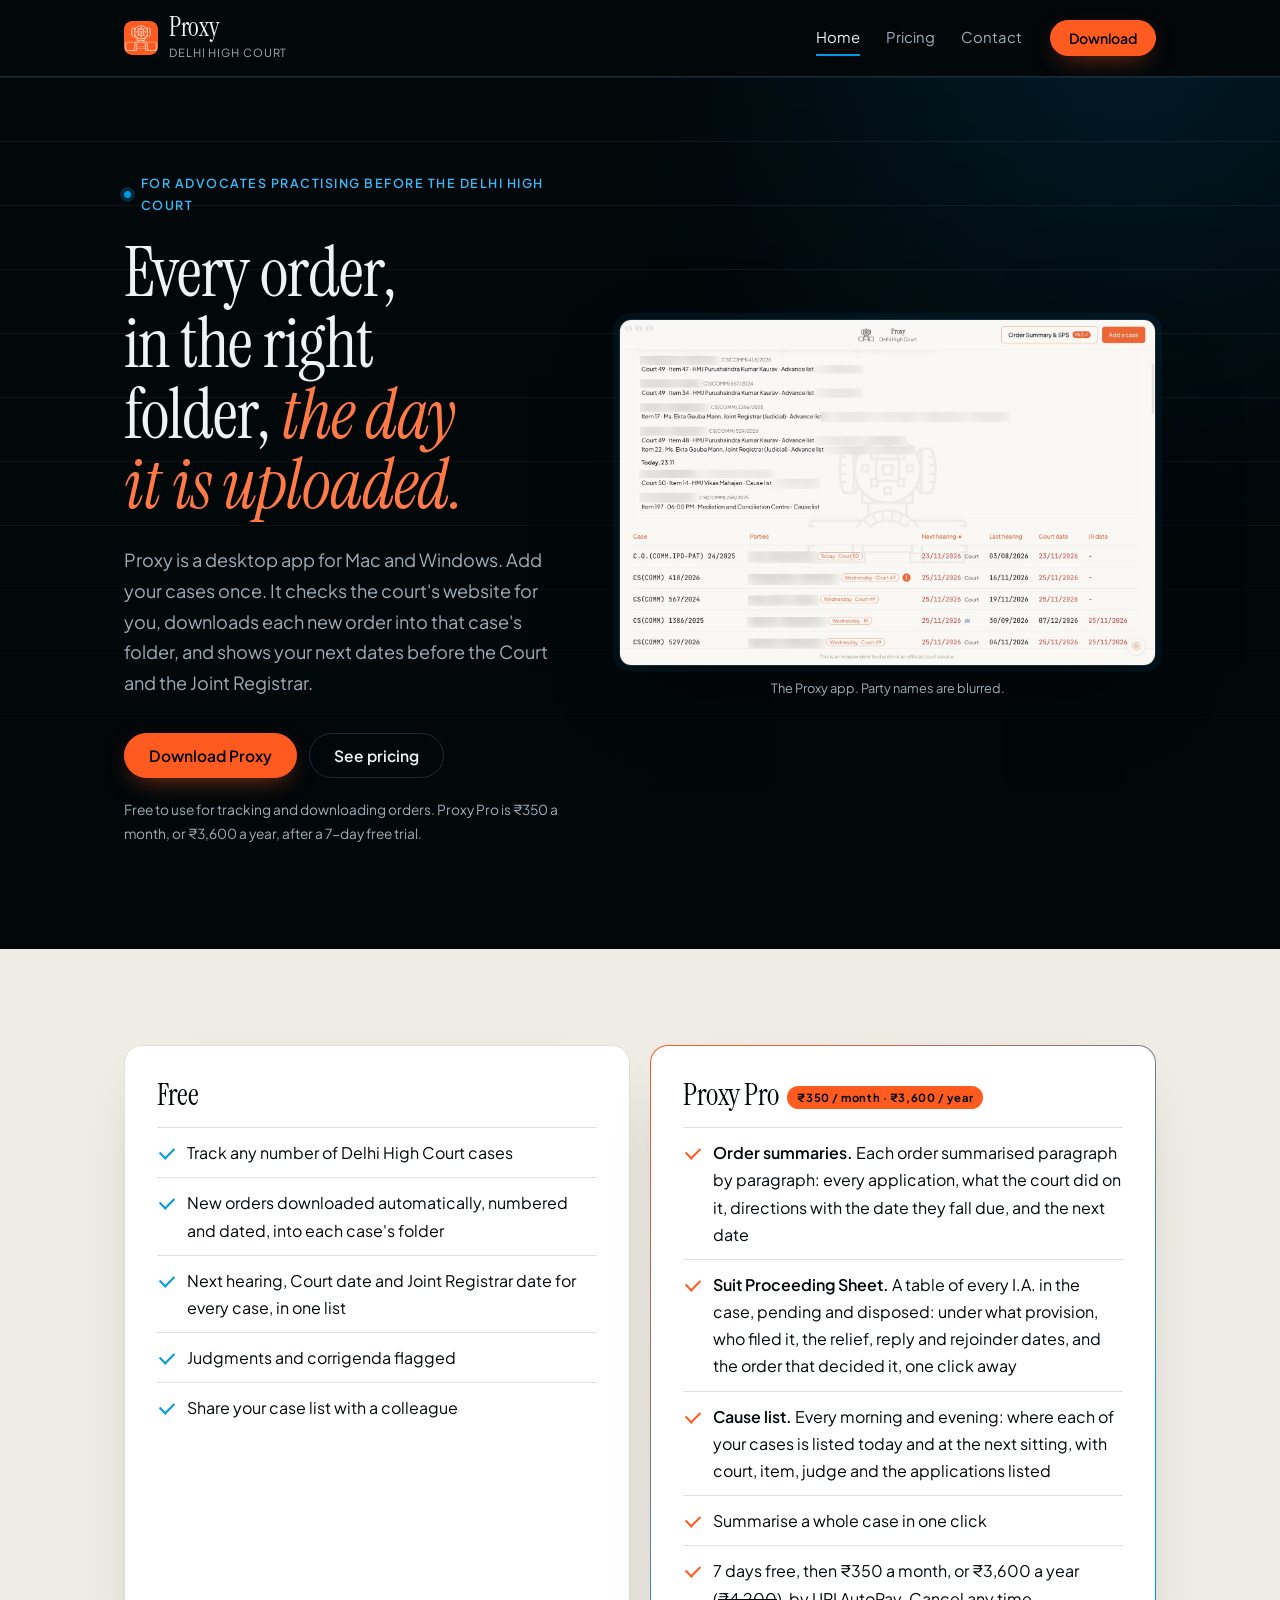
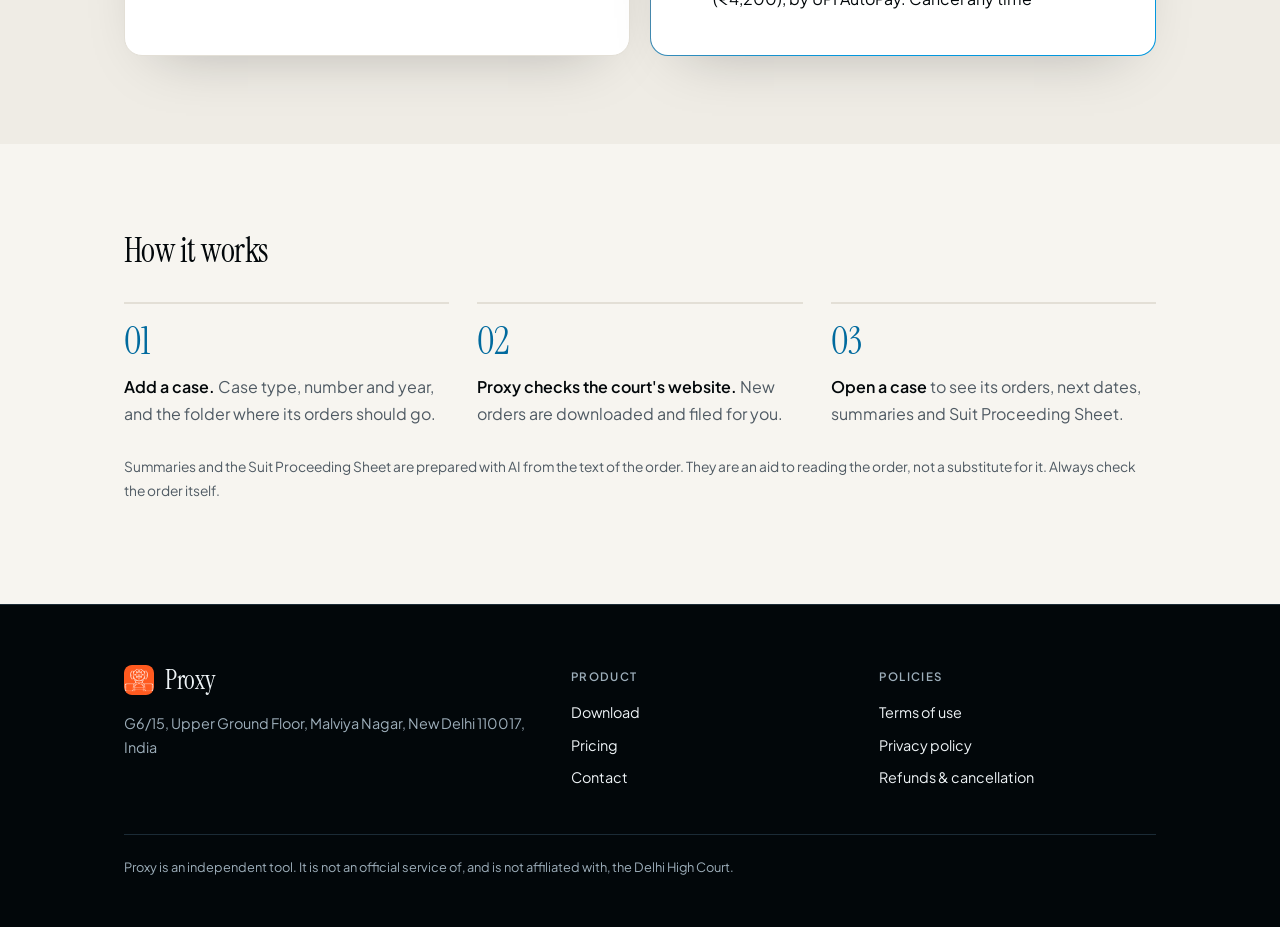
<file: index.html>
<!doctype html>
<html lang="en">
<head>
<meta charset="utf-8">
<meta name="viewport" content="width=device-width, initial-scale=1">
<title>Proxy — Delhi High Court orders, tracked and summarised</title>
<meta name="description" content="Proxy is a desktop app for advocates. It tracks your Delhi High Court cases, downloads every new order into the right folder, and with Proxy Pro summarises each order and keeps a Suit Proceeding Sheet.">
<link rel="icon" href="icon.png">
<link rel="preconnect" href="https://fonts.googleapis.com">
<link rel="preconnect" href="https://fonts.gstatic.com" crossorigin>
<link href="https://fonts.googleapis.com/css2?family=Instrument+Serif:ital@0;1&family=Plus+Jakarta+Sans:wght@400;500;600;700&display=swap" rel="stylesheet">
<link rel="stylesheet" href="style.css">
</head>
<body>
<header class="site-top"><div class="wrap">
  <a class="brand" href="index.html"><img src="mark.png" alt="" width="34" height="34"><span><b>Proxy</b><small>Delhi High Court</small></span></a>
  <nav aria-label="Main"><a href="index.html" aria-current="page">Home</a><a href="pricing.html">Pricing</a><a href="contact.html">Contact</a></nav>
  <a class="button sm" href="download.html">Download</a>
</div></header>
<section class="pagehead hero"><div class="wrap">
<div>
  <p class="eyebrow">For advocates practising before the Delhi High Court</p>
  <h1>Every order, in the right folder, <em>the day it is uploaded.</em></h1>
  <p class="lede">Proxy is a desktop app for Mac and Windows. Add your cases once. It checks the court's website for you, downloads each new order into that case's folder, and shows your next dates before the Court and the Joint Registrar.</p>
  <p class="actions"><a class="button" href="download.html">Download Proxy</a><a class="button ghost" href="pricing.html">See pricing</a></p>
  <p class="fine">Free to use for tracking and downloading orders. Proxy Pro is ₹350 a month, or ₹3,600 a year, after a 7-day free trial.</p>
</div>
<figure class="appshot">
  <img src="img/app-cases.jpg" width="1600" height="1031" alt="Proxy's case list: the cause list for today and the next sitting, and each case with its next hearing, last hearing, Court date and Joint Registrar date">
  <figcaption>The Proxy app. Party names are blurred.</figcaption>
</figure>
</div></section>
<main>
<section class="sec alt"><div class="wrap">
<div class="grid">
  <div><h2>Free</h2>
    <ul>
      <li>Track any number of Delhi High Court cases</li>
      <li>New orders downloaded automatically, numbered and dated, into each case's folder</li>
      <li>Next hearing, Court date and Joint Registrar date for every case, in one list</li>
      <li>Judgments and corrigenda flagged</li>
      <li>Share your case list with a colleague</li>
    </ul>
  </div>
  <div class="pro"><h2>Proxy Pro <span class="tag">₹350 / month · ₹3,600 / year</span></h2>
    <ul>
      <li><b>Order summaries.</b> Each order summarised paragraph by paragraph: every application, what the court did on it, directions with the date they fall due, and the next date</li>
      <li><b>Suit Proceeding Sheet.</b> A table of every I.A. in the case, pending and disposed: under what provision, who filed it, the relief, reply and rejoinder dates, and the order that decided it, one click away</li>
      <li><b>Cause list.</b> Every morning and evening: where each of your cases is listed today and at the next sitting, with court, item, judge and the applications listed</li>
      <li>Summarise a whole case in one click</li>
      <li>7 days free, then ₹350 a month, or ₹3,600 a year (<s>₹4,200</s>), by UPI AutoPay. Cancel any time</li>
    </ul>
  </div>
</div>
</div></section>

<section class="sec"><div class="wrap">
  <h2>How it works</h2>
  <ol class="steps-list">
    <li><b>Add a case.</b> Case type, number and year, and the folder where its orders should go.</li>
    <li><b>Proxy checks the court's website.</b> New orders are downloaded and filed for you.</li>
    <li><b>Open a case</b> to see its orders, next dates, summaries and Suit Proceeding Sheet.</li>
  </ol>
  <p class="fine">Summaries and the Suit Proceeding Sheet are prepared with AI from the text of the order. They are an aid to reading the order, not a substitute for it. Always check the order itself.</p>
</div></section>
</main>
<footer class="site-foot"><div class="wrap">
  <div class="cols">
    <div>
      <a class="brand" href="index.html"><img src="mark.png" alt="" width="30" height="30"><span><b>Proxy</b></span></a>
      <p>G6/15, Upper Ground Floor, Malviya Nagar, New Delhi 110017, India</p>
      
    </div>
    <div><h2>Product</h2><a href="download.html">Download</a><a href="pricing.html">Pricing</a><a href="contact.html">Contact</a></div>
    <div><h2>Policies</h2><a href="terms.html">Terms of use</a><a href="privacy.html">Privacy policy</a><a href="refund.html">Refunds &amp; cancellation</a></div>
  </div>
  <p class="legal">Proxy is an independent tool. It is not an official service of, and is not affiliated with, the Delhi High Court.</p>
</div></footer>
</body>
</html>
</file>
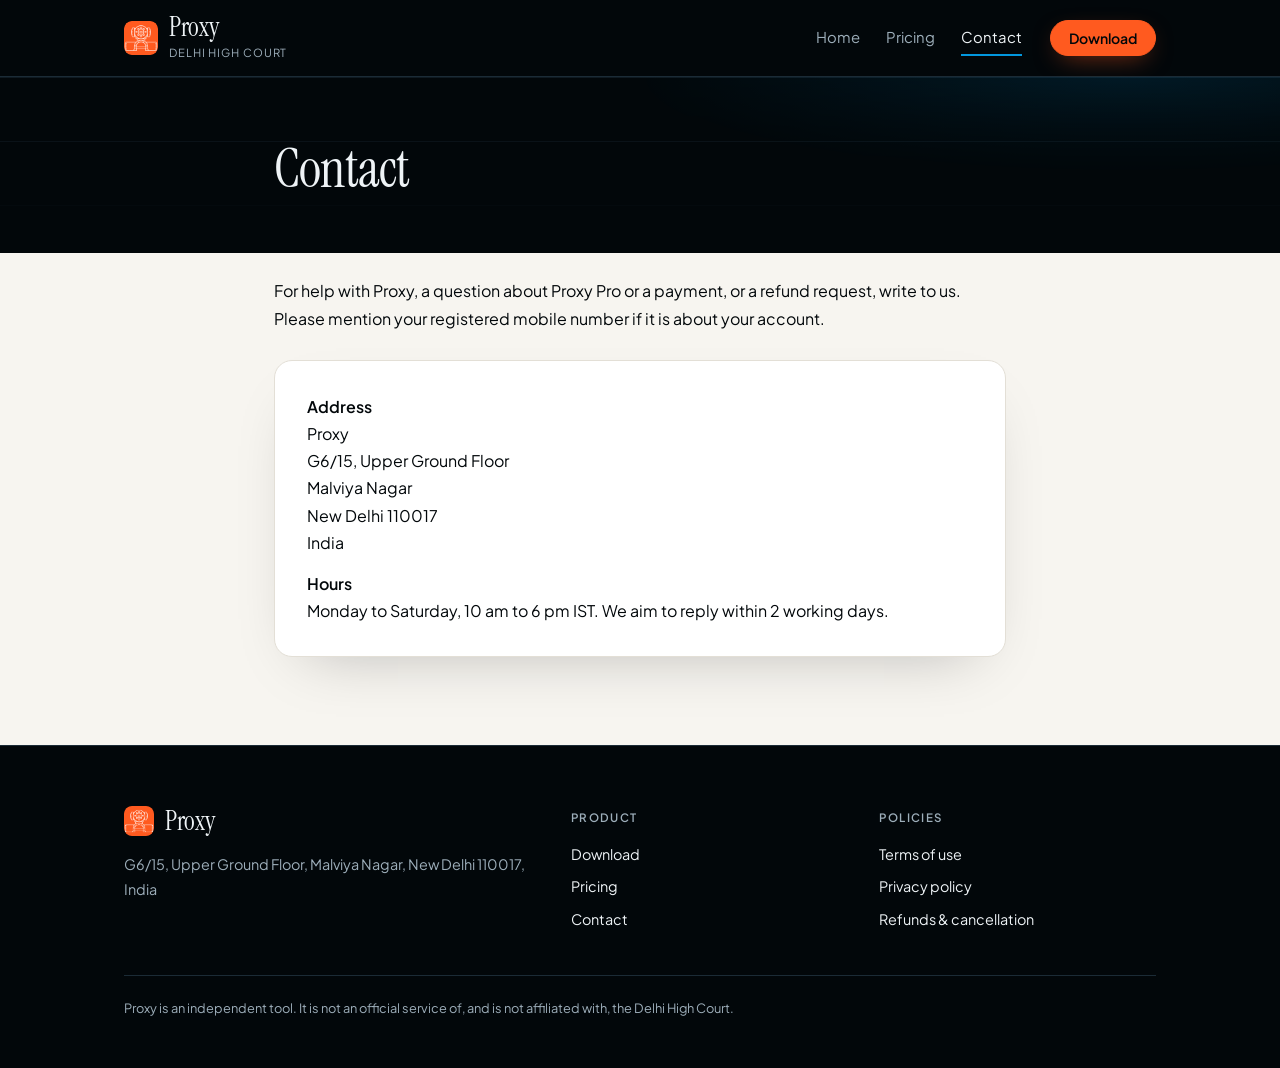
<file: contact.html>
<!doctype html>
<html lang="en">
<head>
<meta charset="utf-8">
<meta name="viewport" content="width=device-width, initial-scale=1">
<title>Contact — Proxy</title>
<meta name="description" content="How to reach Proxy.">
<link rel="icon" href="icon.png">
<link rel="preconnect" href="https://fonts.googleapis.com">
<link rel="preconnect" href="https://fonts.gstatic.com" crossorigin>
<link href="https://fonts.googleapis.com/css2?family=Instrument+Serif:ital@0;1&family=Plus+Jakarta+Sans:wght@400;500;600;700&display=swap" rel="stylesheet">
<link rel="stylesheet" href="style.css">
</head>
<body>
<header class="site-top"><div class="wrap">
  <a class="brand" href="index.html"><img src="mark.png" alt="" width="34" height="34"><span><b>Proxy</b><small>Delhi High Court</small></span></a>
  <nav aria-label="Main"><a href="index.html">Home</a><a href="pricing.html">Pricing</a><a href="contact.html" aria-current="page">Contact</a></nav>
  <a class="button sm" href="download.html">Download</a>
</div></header>
<section class="pagehead"><div class="wrap narrow">
<h1>Contact</h1>
</div></section>
<main>
<div class="wrap narrow doc">
<p>For help with Proxy, a question about Proxy Pro or a payment, or a refund request, write to us. Please mention your registered mobile number if it is about your account.</p>
<div class="card">
  
  <p><b>Address</b><br>Proxy<br>G6/15, Upper Ground Floor<br>Malviya Nagar<br>New Delhi 110017<br>India</p>
  <p><b>Hours</b><br>Monday to Saturday, 10 am to 6 pm IST. We aim to reply within 2 working days.</p>
</div>
</div>
</main>
<footer class="site-foot"><div class="wrap">
  <div class="cols">
    <div>
      <a class="brand" href="index.html"><img src="mark.png" alt="" width="30" height="30"><span><b>Proxy</b></span></a>
      <p>G6/15, Upper Ground Floor, Malviya Nagar, New Delhi 110017, India</p>
      
    </div>
    <div><h2>Product</h2><a href="download.html">Download</a><a href="pricing.html">Pricing</a><a href="contact.html">Contact</a></div>
    <div><h2>Policies</h2><a href="terms.html">Terms of use</a><a href="privacy.html">Privacy policy</a><a href="refund.html">Refunds &amp; cancellation</a></div>
  </div>
  <p class="legal">Proxy is an independent tool. It is not an official service of, and is not affiliated with, the Delhi High Court.</p>
</div></footer>
</body>
</html>
</file>
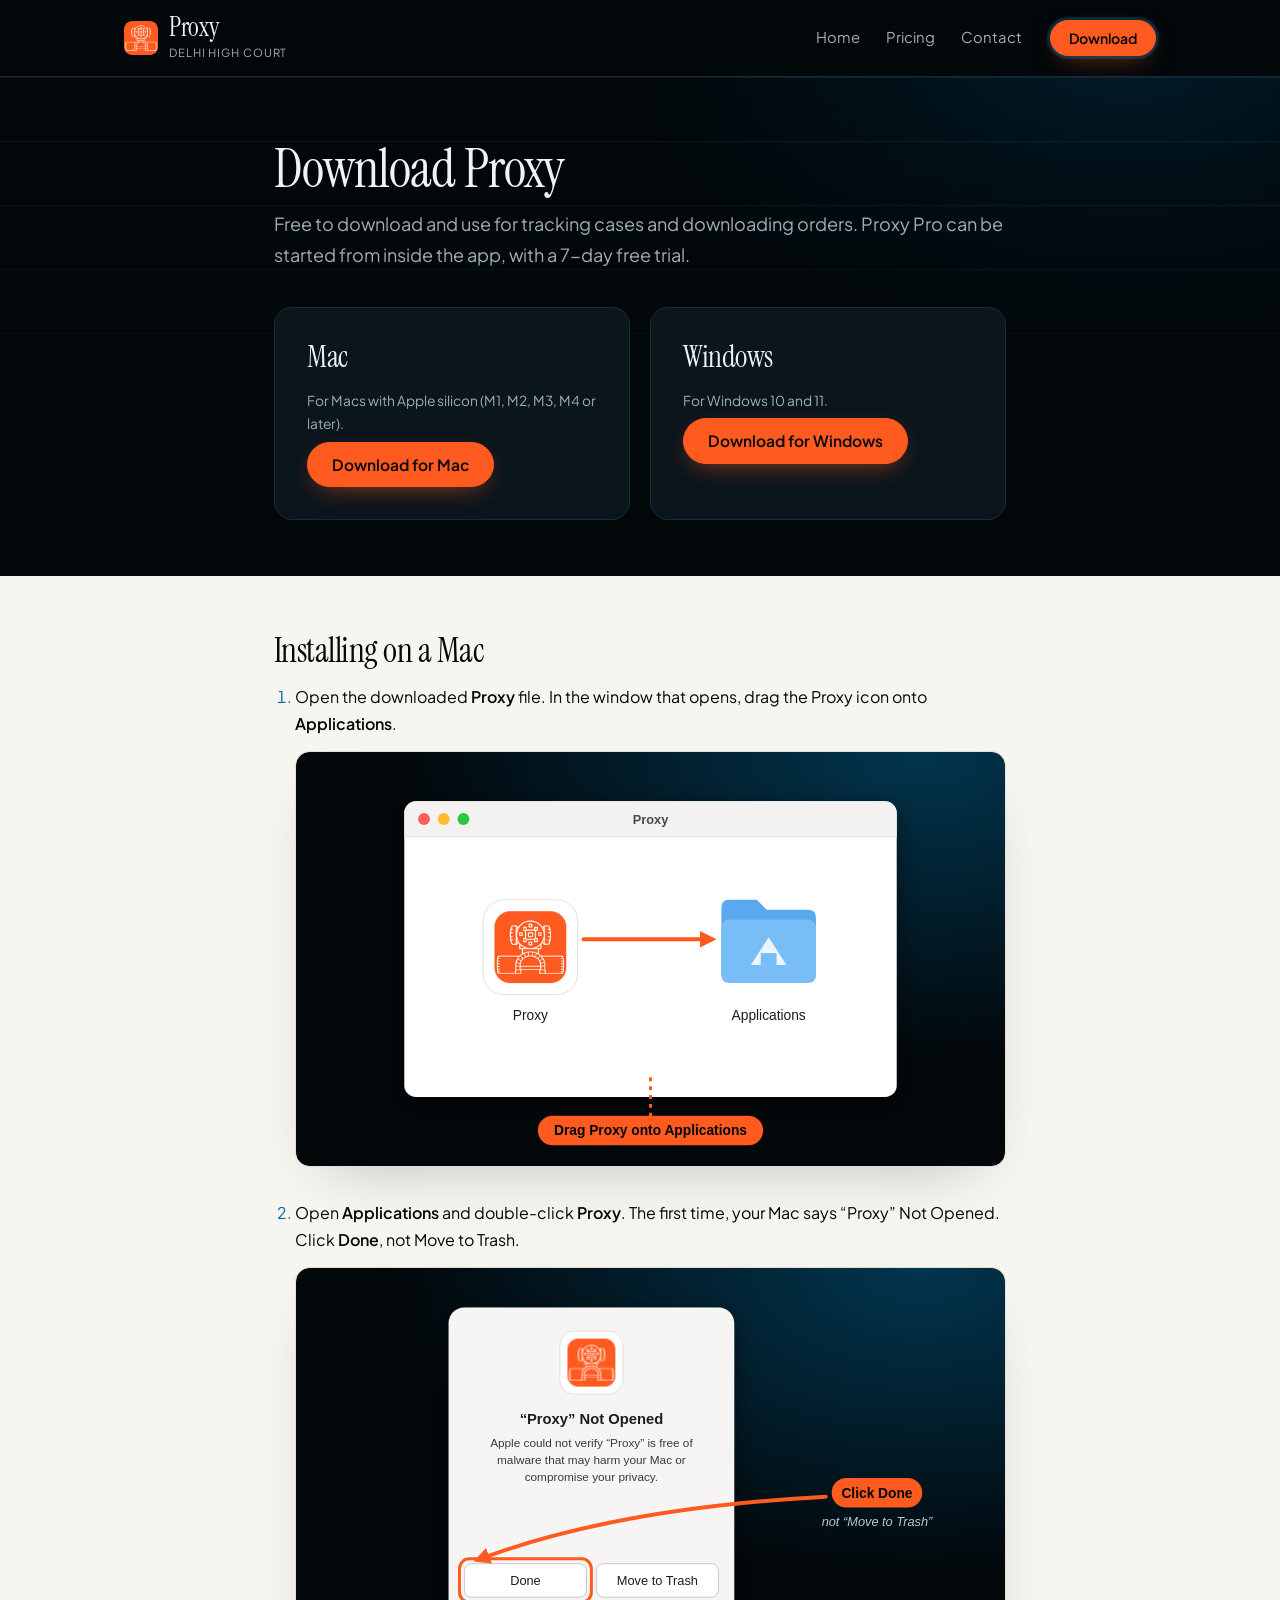
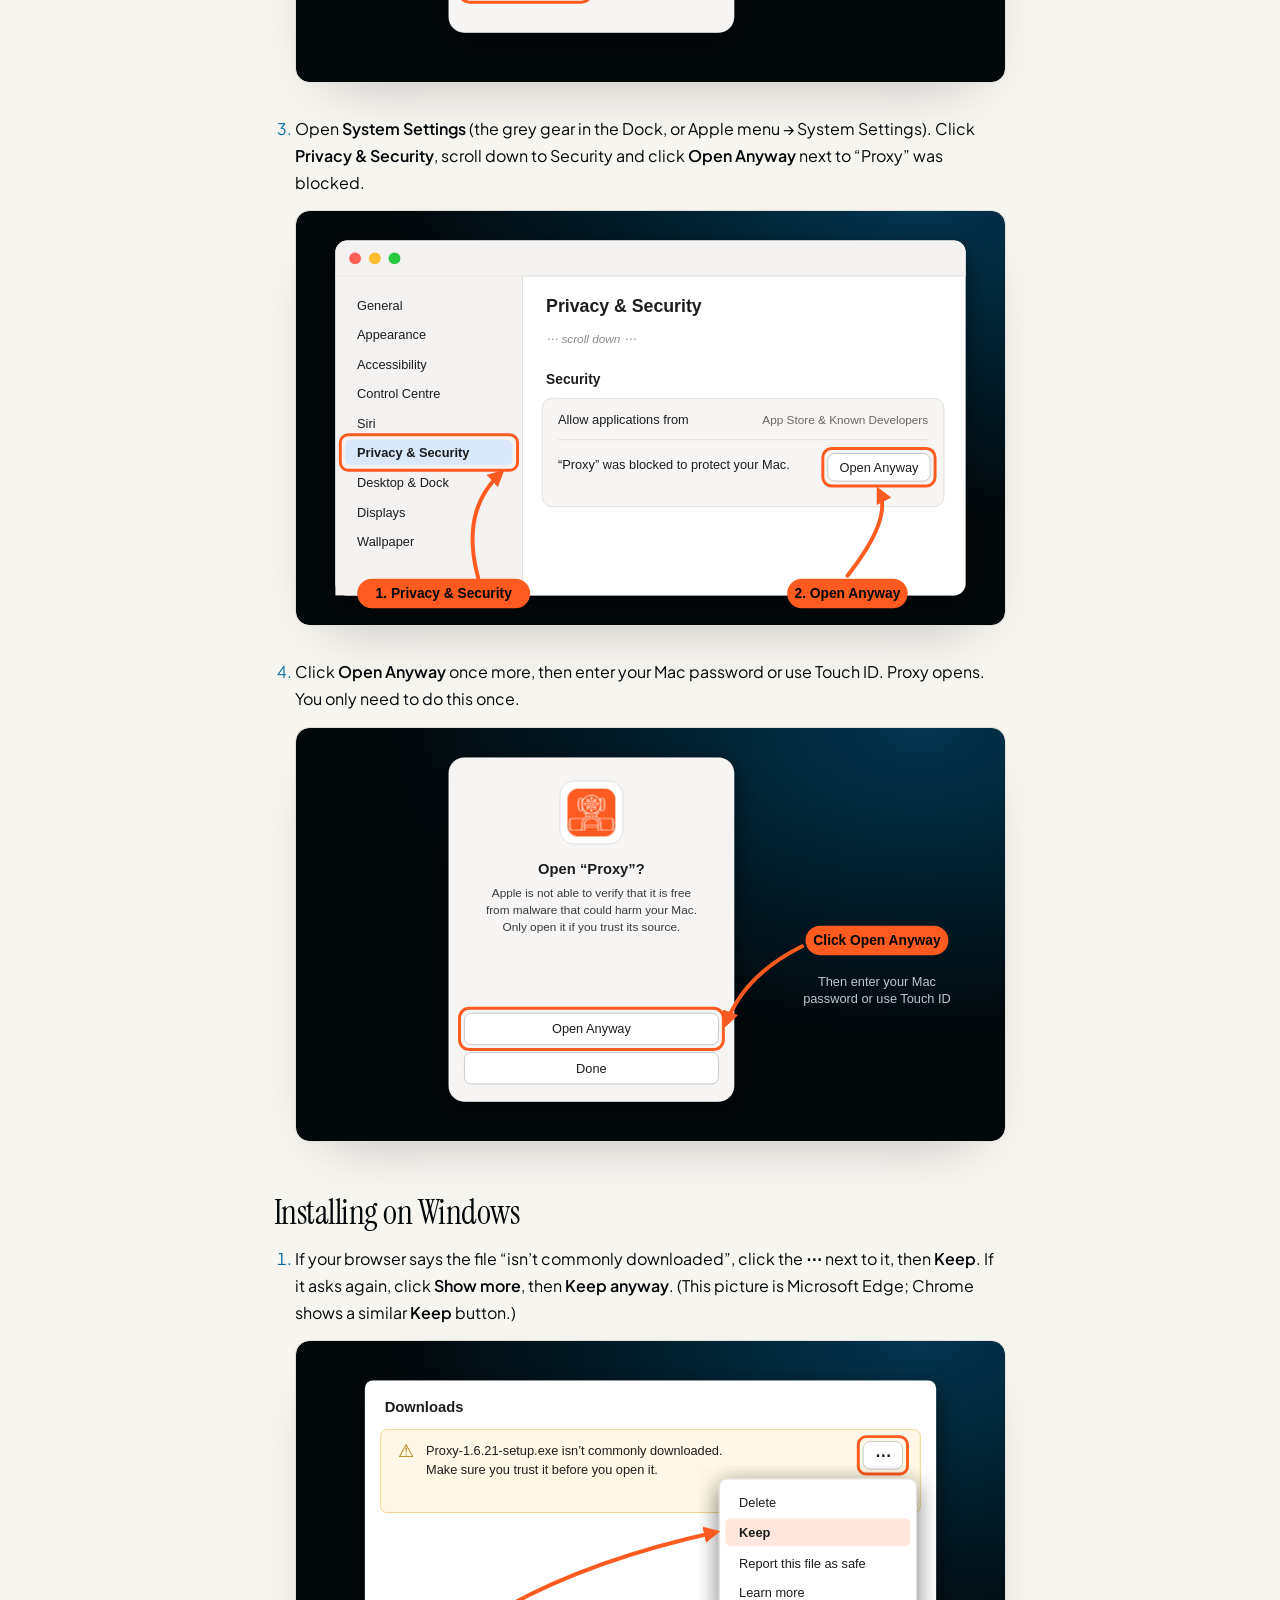
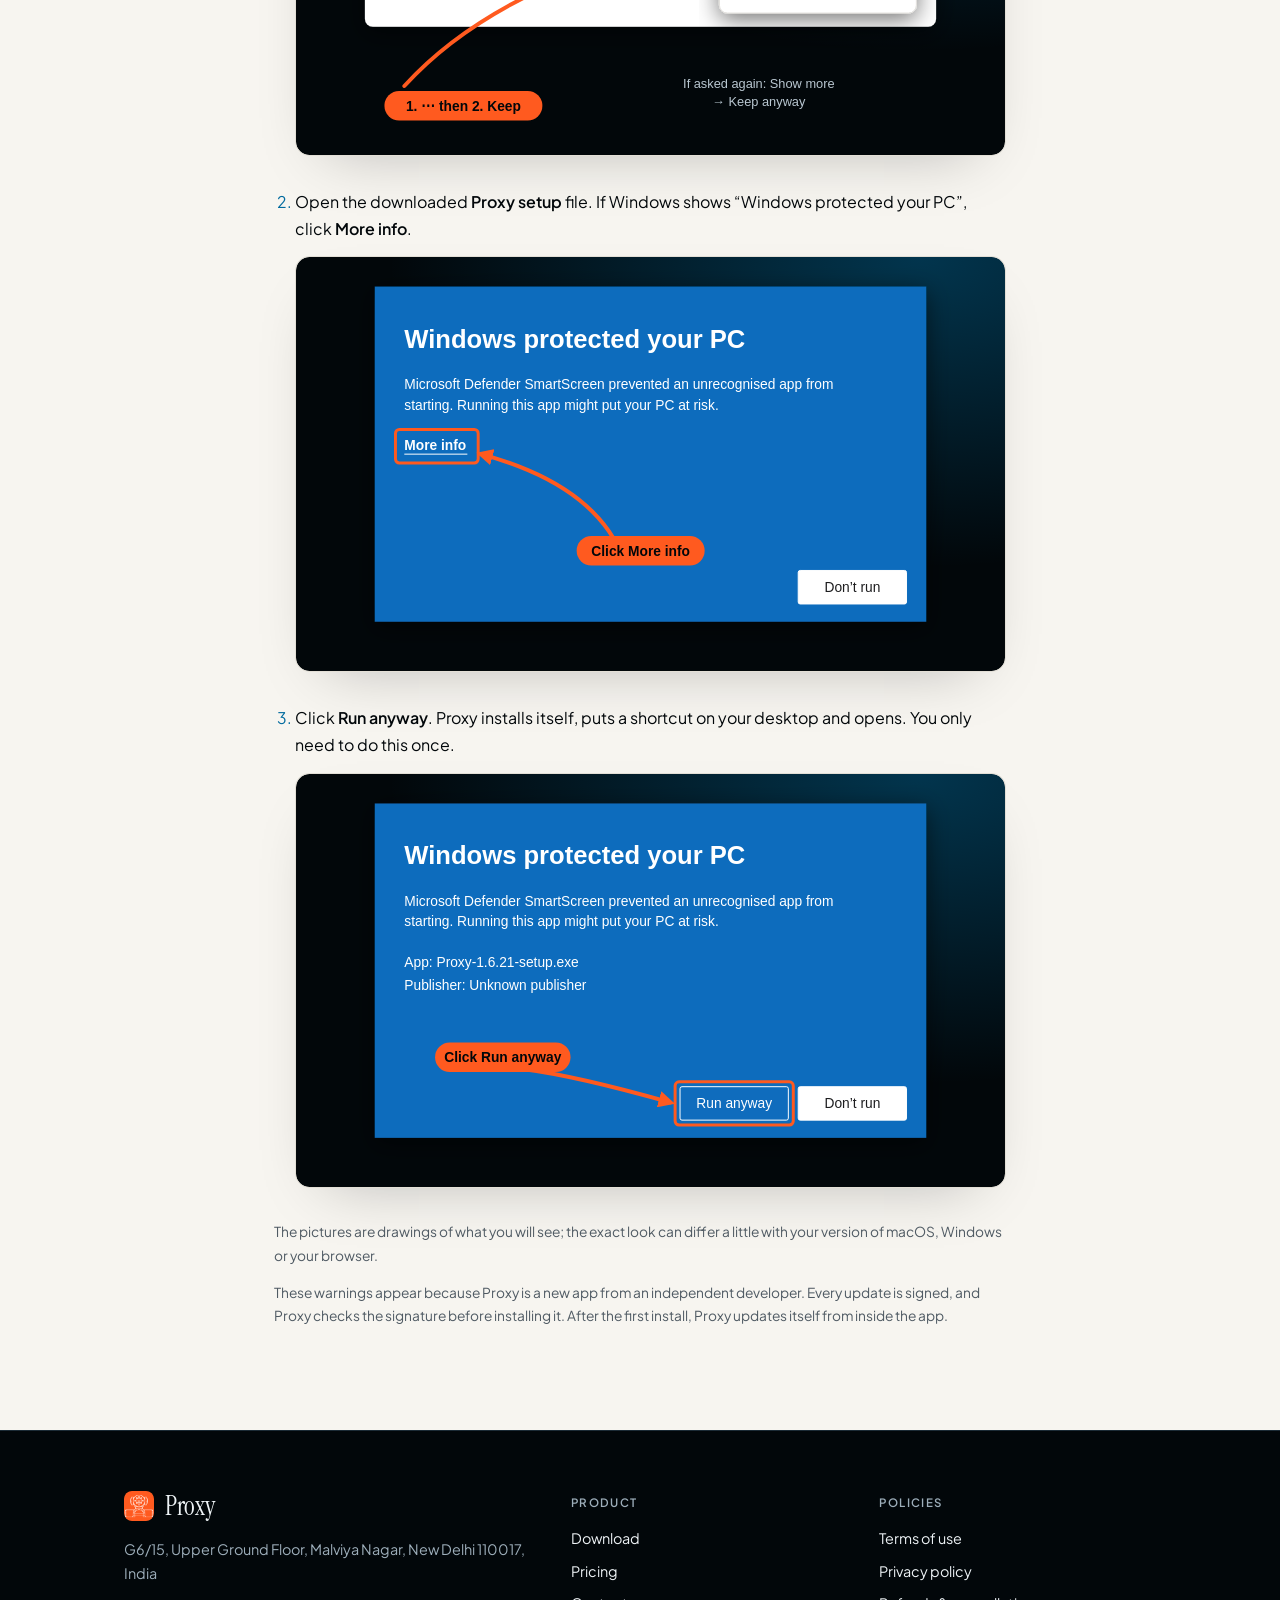
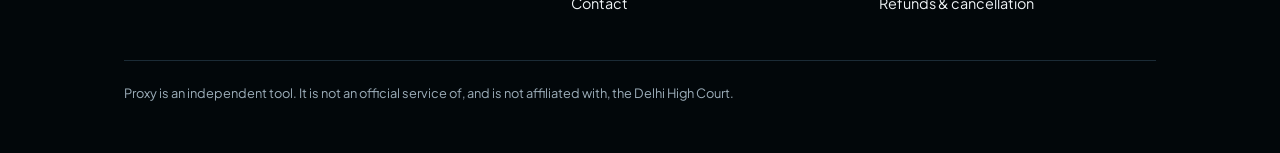
<file: download.html>
<!doctype html>
<html lang="en">
<head>
<meta charset="utf-8">
<meta name="viewport" content="width=device-width, initial-scale=1">
<title>Download — Proxy</title>
<meta name="description" content="Download Proxy for Mac or Windows.">
<link rel="icon" href="icon.png">
<link rel="preconnect" href="https://fonts.googleapis.com">
<link rel="preconnect" href="https://fonts.gstatic.com" crossorigin>
<link href="https://fonts.googleapis.com/css2?family=Instrument+Serif:ital@0;1&family=Plus+Jakarta+Sans:wght@400;500;600;700&display=swap" rel="stylesheet">
<link rel="stylesheet" href="style.css">
</head>
<body>
<header class="site-top"><div class="wrap">
  <a class="brand" href="index.html"><img src="mark.png" alt="" width="34" height="34"><span><b>Proxy</b><small>Delhi High Court</small></span></a>
  <nav aria-label="Main"><a href="index.html">Home</a><a href="pricing.html">Pricing</a><a href="contact.html">Contact</a></nav>
  <a class="button sm" href="download.html" aria-current="page">Download</a>
</div></header>
<section class="pagehead"><div class="wrap narrow">
<h1>Download Proxy</h1>
<p class="lede">Free to download and use for tracking cases and downloading orders. Proxy Pro can be started from inside the app, with a 7-day free trial.</p>
<section class="grid">
  <div><h2>Mac</h2>
    <p class="fine">For Macs with Apple silicon (M1, M2, M3, M4 or later). <span id="mac-size"></span></p>
    <p><a class="button" id="mac" href="https://github.com/tanzeb/proxy-releases/releases/latest">Download for Mac</a></p>
  </div>
  <div><h2>Windows</h2>
    <p class="fine">For Windows 10 and 11. <span id="win-size"></span></p>
    <p><a class="button" id="win" href="https://github.com/tanzeb/proxy-releases/releases/latest">Download for Windows</a></p>
  </div>
</section>
<p class="fine" id="version"></p>
</div></section>
<main>
<div class="wrap narrow doc">
<h2>Installing on a Mac</h2>
<ol class="shots">
  <li>Open the downloaded <b>Proxy</b> file. In the window that opens, drag the Proxy icon onto <b>Applications</b>.
    <figure><img src="img/mac-1-drag.svg" alt="The Proxy window, with an arrow from the Proxy icon to the Applications folder" width="720" height="420" loading="lazy"></figure></li>
  <li>Open <b>Applications</b> and double-click <b>Proxy</b>. The first time, your Mac says “Proxy” Not Opened. Click <b>Done</b>, not Move to Trash.
    <figure><img src="img/mac-2-done.svg" alt="The message “Proxy” Not Opened, with an arrow to the Done button" width="720" height="420" loading="lazy"></figure></li>
  <li>Open <b>System Settings</b> (the grey gear in the Dock, or Apple menu → System Settings). Click <b>Privacy &amp; Security</b>, scroll down to Security and click <b>Open Anyway</b> next to “Proxy” was blocked.
    <figure><img src="img/mac-3-open-anyway.svg" alt="System Settings, Privacy and Security, with arrows to Privacy and Security in the sidebar and to the Open Anyway button" width="720" height="420" loading="lazy"></figure></li>
  <li>Click <b>Open Anyway</b> once more, then enter your Mac password or use Touch ID. Proxy opens. You only need to do this once.
    <figure><img src="img/mac-4-confirm.svg" alt="The message Open “Proxy”?, with an arrow to the Open Anyway button" width="720" height="420" loading="lazy"></figure></li>
</ol>

<h2>Installing on Windows</h2>
<ol class="shots">
  <li>If your browser says the file “isn’t commonly downloaded”, click the <b>⋯</b> next to it, then <b>Keep</b>. If it asks again, click <b>Show more</b>, then <b>Keep anyway</b>. (This picture is Microsoft Edge; Chrome shows a similar <b>Keep</b> button.)
    <figure><img src="img/win-1-keep.svg" alt="Edge Downloads list, with an arrow to Keep in the three-dots menu" width="720" height="420" loading="lazy"></figure></li>
  <li>Open the downloaded <b>Proxy setup</b> file. If Windows shows “Windows protected your PC”, click <b>More info</b>.
    <figure><img src="img/win-2-more-info.svg" alt="The blue Windows protected your PC message, with an arrow to More info" width="720" height="420" loading="lazy"></figure></li>
  <li>Click <b>Run anyway</b>. Proxy installs itself, puts a shortcut on your desktop and opens. You only need to do this once.
    <figure><img src="img/win-3-run-anyway.svg" alt="The same message showing the app name, with an arrow to the Run anyway button" width="720" height="420" loading="lazy"></figure></li>
</ol>
<p class="fine">The pictures are drawings of what you will see; the exact look can differ a little with your version of macOS, Windows or your browser.</p>
<p class="fine">These warnings appear because Proxy is a new app from an independent developer. Every update is signed, and Proxy checks the signature before installing it. After the first install, Proxy updates itself from inside the app.</p>

<script>
// Points the buttons straight at the newest version's installer for each computer.
fetch('https://api.github.com/repos/tanzeb/proxy-releases/releases/latest')
  .then((r) => (r.ok ? r.json() : Promise.reject()))
  .then((rel) => {
    const pick = (re) => rel.assets.find((a) => re.test(a.name))
    const mb = (a) => `(${Math.round(a.size / 1048576)} MB)`
    const mac = pick(/\.dmg$/i)
    const win = pick(/setup\.exe$/i)
    if (mac) { document.getElementById('mac').href = mac.browser_download_url; document.getElementById('mac-size').textContent = mb(mac) }
    if (win) { document.getElementById('win').href = win.browser_download_url; document.getElementById('win-size').textContent = mb(win) }
    document.getElementById('version').textContent = `Version ${rel.tag_name.replace(/^v/, '')}`
  })
  .catch(() => {})
</script>
</div>
</main>
<footer class="site-foot"><div class="wrap">
  <div class="cols">
    <div>
      <a class="brand" href="index.html"><img src="mark.png" alt="" width="30" height="30"><span><b>Proxy</b></span></a>
      <p>G6/15, Upper Ground Floor, Malviya Nagar, New Delhi 110017, India</p>
      
    </div>
    <div><h2>Product</h2><a href="download.html">Download</a><a href="pricing.html">Pricing</a><a href="contact.html">Contact</a></div>
    <div><h2>Policies</h2><a href="terms.html">Terms of use</a><a href="privacy.html">Privacy policy</a><a href="refund.html">Refunds &amp; cancellation</a></div>
  </div>
  <p class="legal">Proxy is an independent tool. It is not an official service of, and is not affiliated with, the Delhi High Court.</p>
</div></footer>
</body>
</html>
</file>
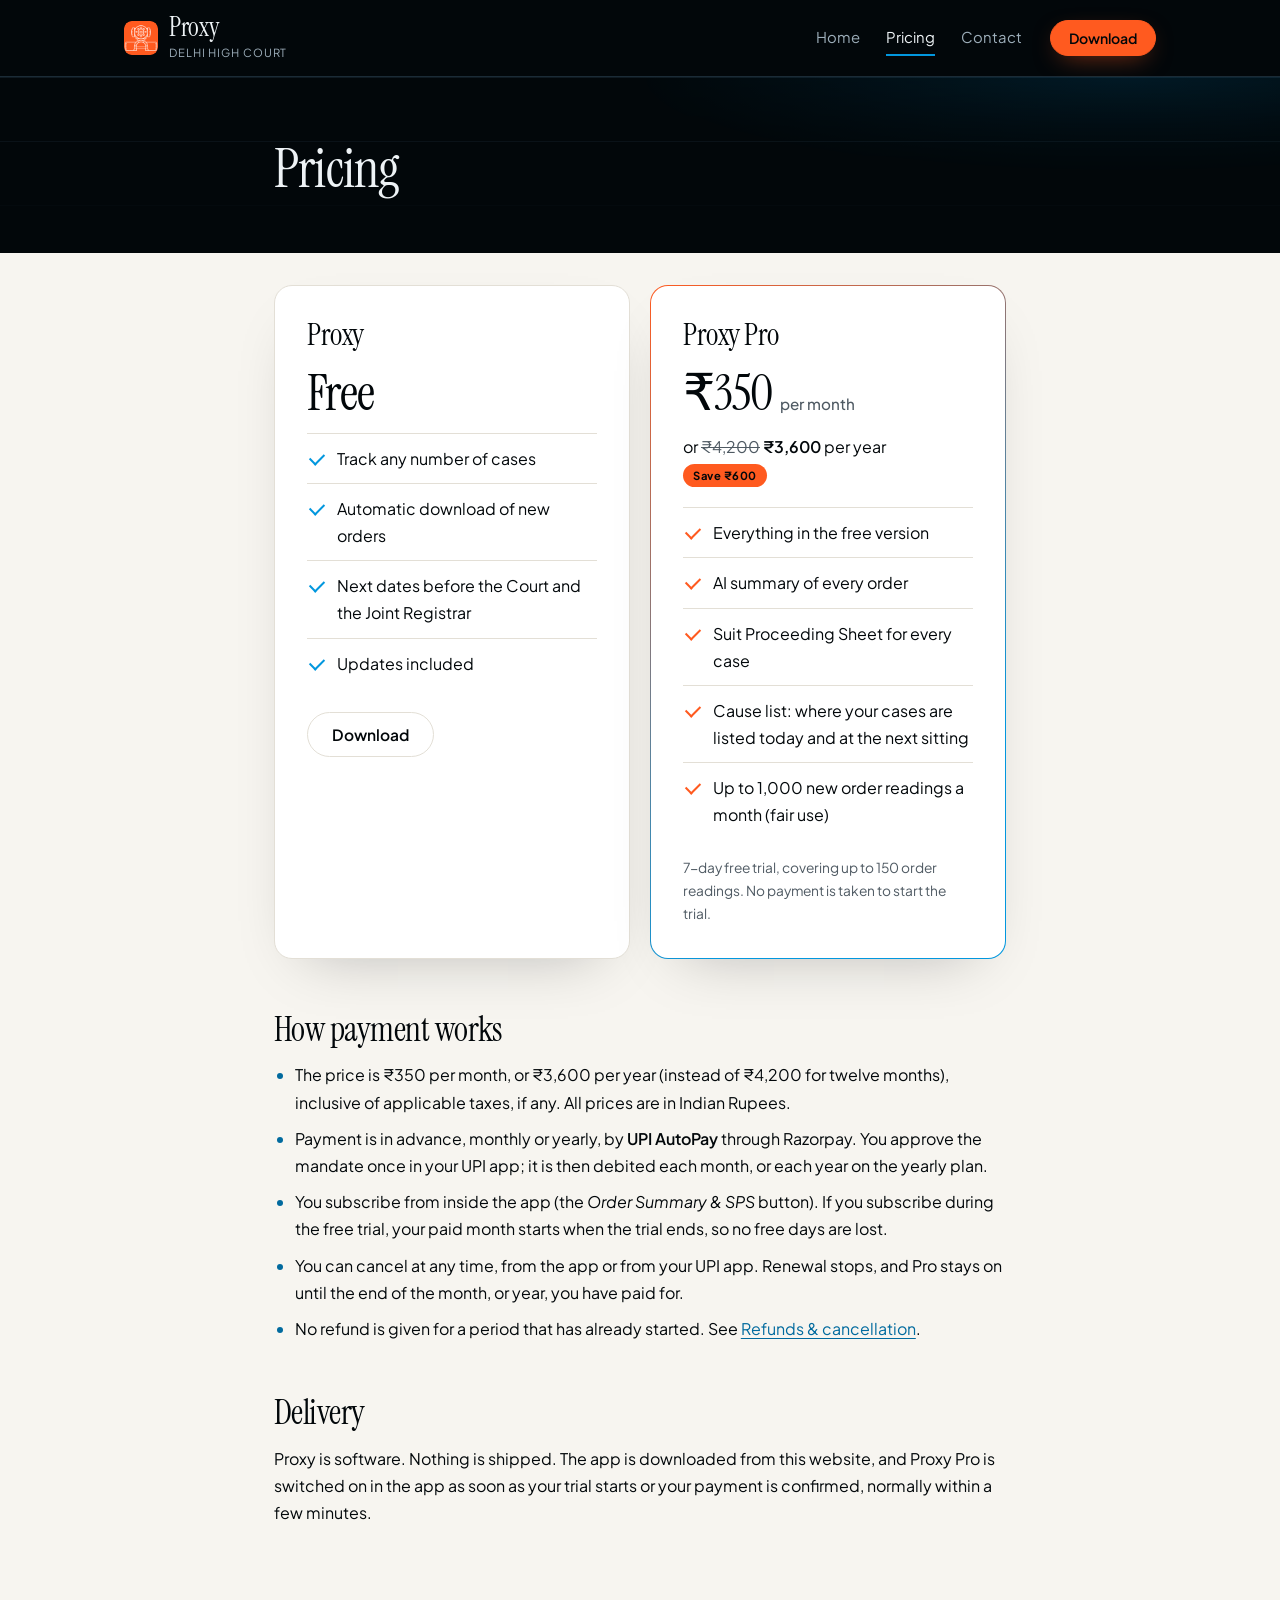
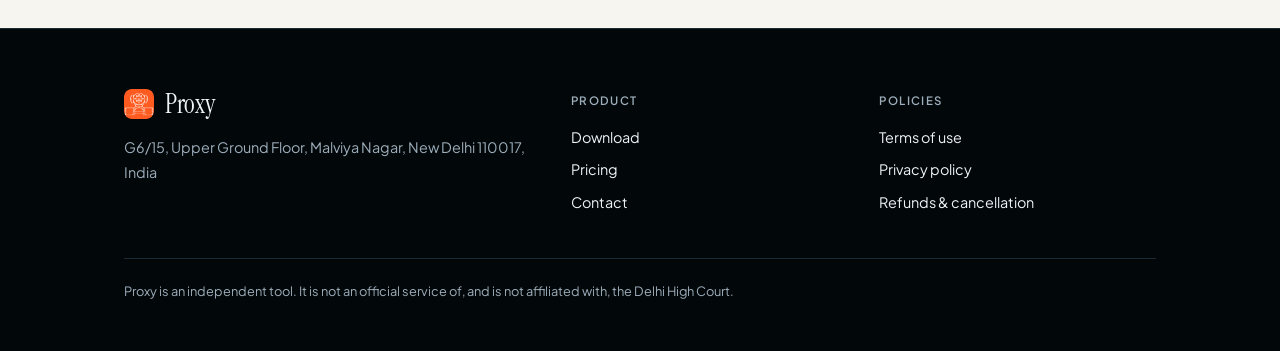
<file: pricing.html>
<!doctype html>
<html lang="en">
<head>
<meta charset="utf-8">
<meta name="viewport" content="width=device-width, initial-scale=1">
<title>Pricing — Proxy</title>
<meta name="description" content="Proxy is free for tracking and downloading orders. Proxy Pro is ₹350 a month after a 7-day free trial.">
<link rel="icon" href="icon.png">
<link rel="preconnect" href="https://fonts.googleapis.com">
<link rel="preconnect" href="https://fonts.gstatic.com" crossorigin>
<link href="https://fonts.googleapis.com/css2?family=Instrument+Serif:ital@0;1&family=Plus+Jakarta+Sans:wght@400;500;600;700&display=swap" rel="stylesheet">
<link rel="stylesheet" href="style.css">
</head>
<body>
<header class="site-top"><div class="wrap">
  <a class="brand" href="index.html"><img src="mark.png" alt="" width="34" height="34"><span><b>Proxy</b><small>Delhi High Court</small></span></a>
  <nav aria-label="Main"><a href="index.html">Home</a><a href="pricing.html" aria-current="page">Pricing</a><a href="contact.html">Contact</a></nav>
  <a class="button sm" href="download.html">Download</a>
</div></header>
<section class="pagehead"><div class="wrap narrow">
<h1>Pricing</h1>
</div></section>
<main>
<div class="wrap narrow doc">
<section class="grid plans">
  <div class="plan"><h2>Proxy</h2><p class="price">Free</p>
    <ul>
      <li>Track any number of cases</li>
      <li>Automatic download of new orders</li>
      <li>Next dates before the Court and the Joint Registrar</li>
      <li>Updates included</li>
    </ul>
    <p><a class="button ghost" href="download.html">Download</a></p>
  </div>
  <div class="plan featured"><h2>Proxy Pro</h2><p class="price">₹350 <small>per month</small></p>
    <p class="price-alt">or <s>₹4,200</s> <b>₹3,600</b> per year <span class="tag">Save ₹600</span></p>
    <ul>
      <li>Everything in the free version</li>
      <li>AI summary of every order</li>
      <li>Suit Proceeding Sheet for every case</li>
      <li>Cause list: where your cases are listed today and at the next sitting</li>
      <li>Up to 1,000 new order readings a month (fair use)</li>
    </ul>
    <p class="fine">7-day free trial, covering up to 150 order readings. No payment is taken to start the trial.</p>
  </div>
</section>
<h2>How payment works</h2>
<ul class="plain">
  <li>The price is ₹350 per month, or ₹3,600 per year (instead of ₹4,200 for twelve months), inclusive of applicable taxes, if any. All prices are in Indian Rupees.</li>
  <li>Payment is in advance, monthly or yearly, by <b>UPI AutoPay</b> through Razorpay. You approve the mandate once in your UPI app; it is then debited each month, or each year on the yearly plan.</li>
  <li>You subscribe from inside the app (the <i>Order Summary &amp; SPS</i> button). If you subscribe during the free trial, your paid month starts when the trial ends, so no free days are lost.</li>
  <li>You can cancel at any time, from the app or from your UPI app. Renewal stops, and Pro stays on until the end of the month, or year, you have paid for.</li>
  <li>No refund is given for a period that has already started. See <a href="refund.html">Refunds &amp; cancellation</a>.</li>
</ul>
<h2>Delivery</h2>
<p>Proxy is software. Nothing is shipped. The app is downloaded from this website, and Proxy Pro is switched on in the app as soon as your trial starts or your payment is confirmed, normally within a few minutes.</p>
</div>
</main>
<footer class="site-foot"><div class="wrap">
  <div class="cols">
    <div>
      <a class="brand" href="index.html"><img src="mark.png" alt="" width="30" height="30"><span><b>Proxy</b></span></a>
      <p>G6/15, Upper Ground Floor, Malviya Nagar, New Delhi 110017, India</p>
      
    </div>
    <div><h2>Product</h2><a href="download.html">Download</a><a href="pricing.html">Pricing</a><a href="contact.html">Contact</a></div>
    <div><h2>Policies</h2><a href="terms.html">Terms of use</a><a href="privacy.html">Privacy policy</a><a href="refund.html">Refunds &amp; cancellation</a></div>
  </div>
  <p class="legal">Proxy is an independent tool. It is not an official service of, and is not affiliated with, the Delhi High Court.</p>
</div></footer>
</body>
</html>
</file>
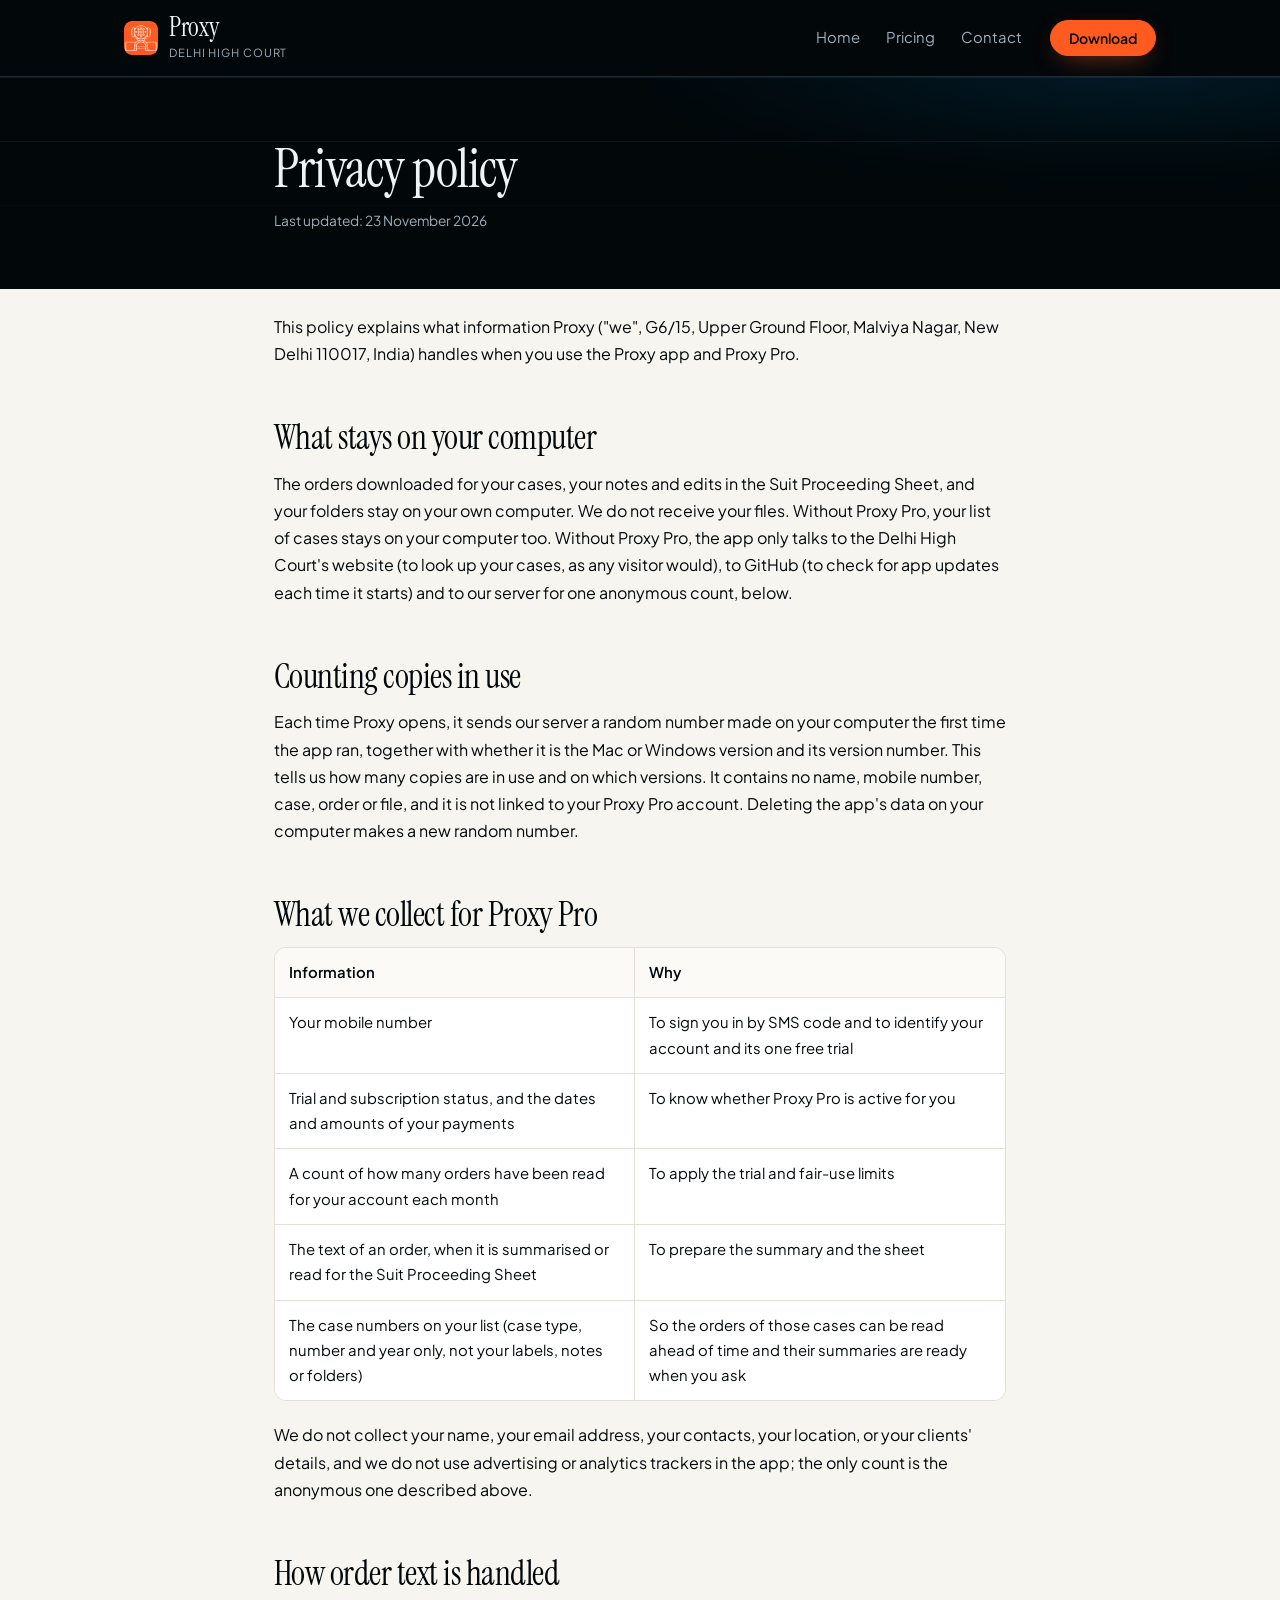
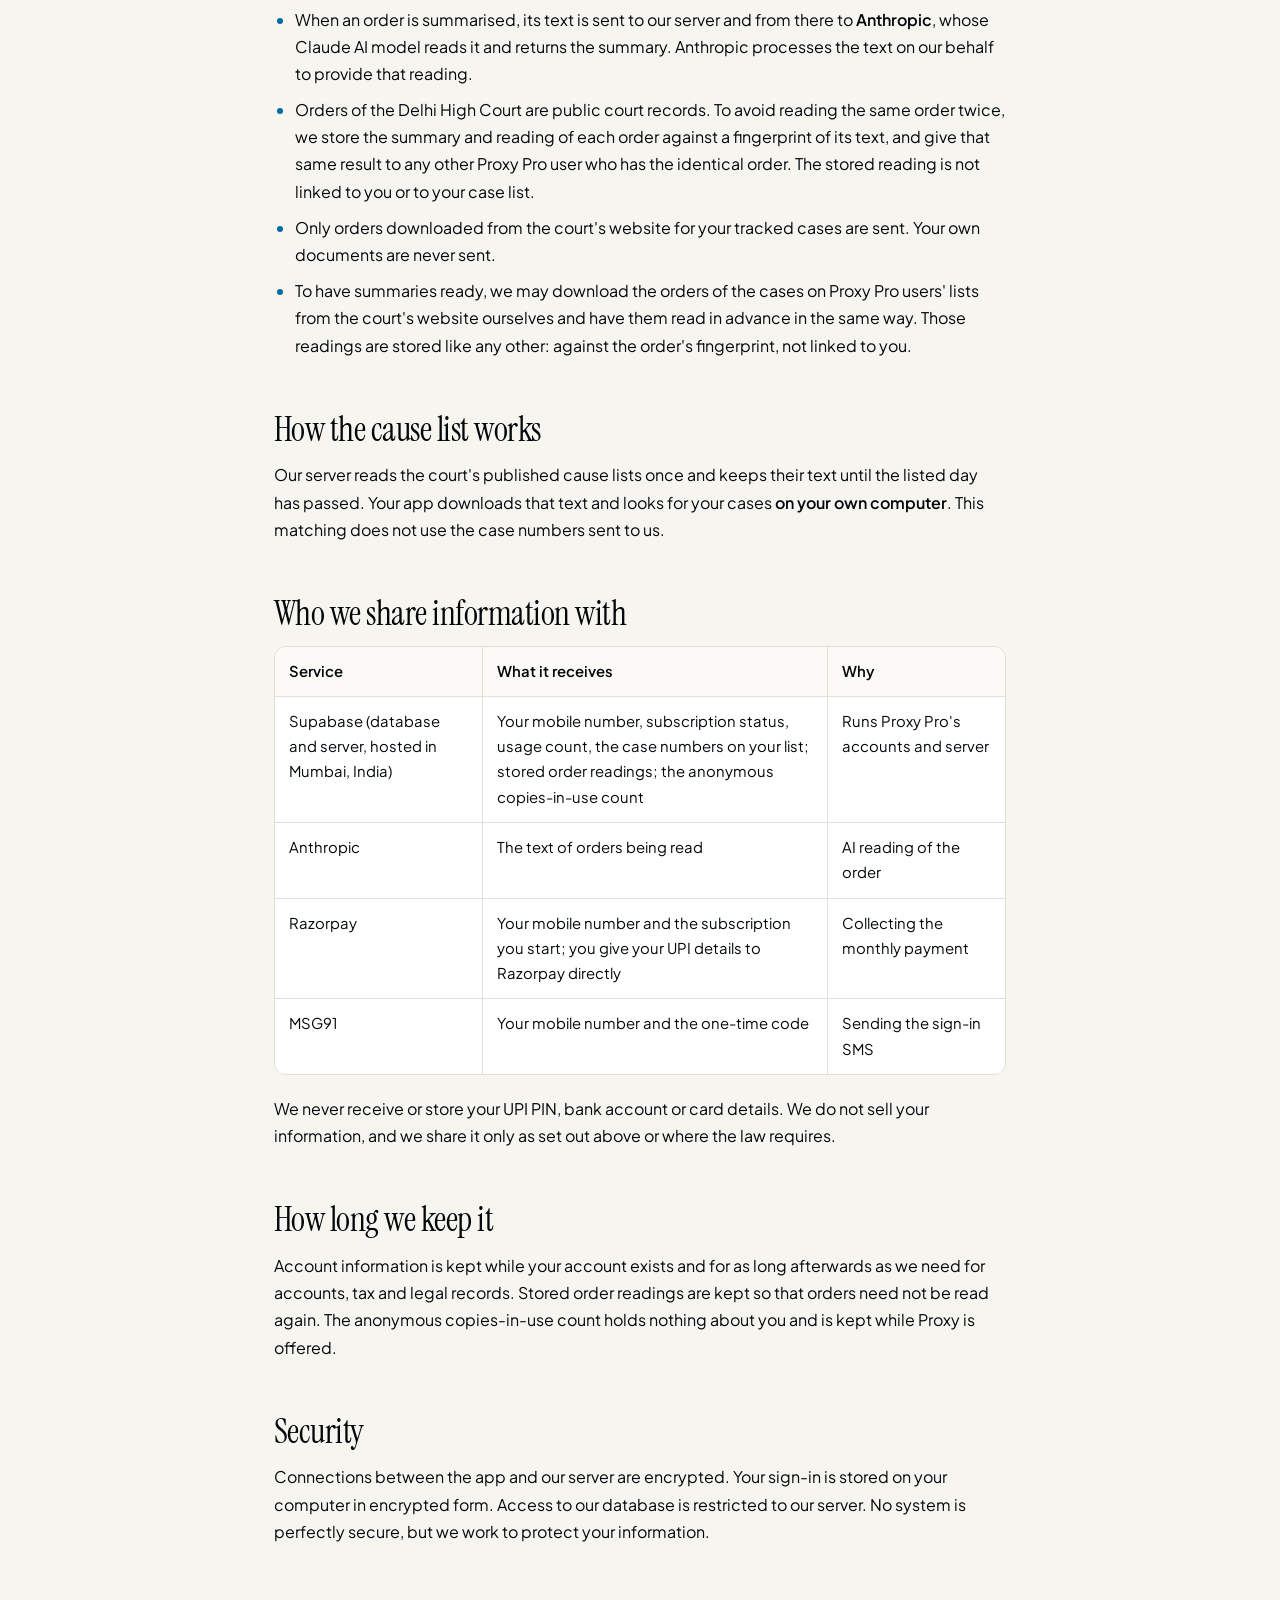
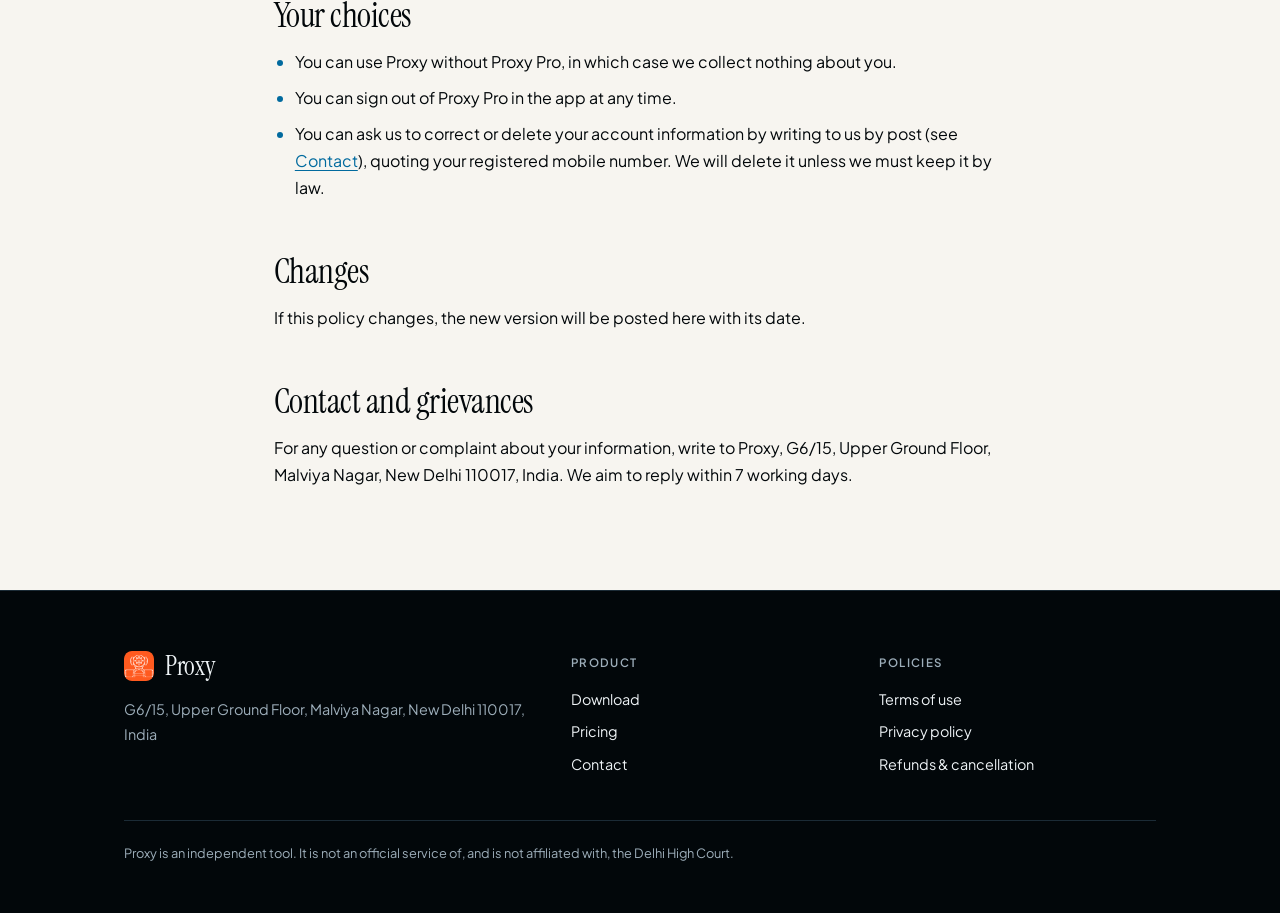
<file: privacy.html>
<!doctype html>
<html lang="en">
<head>
<meta charset="utf-8">
<meta name="viewport" content="width=device-width, initial-scale=1">
<title>Privacy policy — Proxy</title>
<meta name="description" content="What information Proxy collects, why, and who it is shared with.">
<link rel="icon" href="icon.png">
<link rel="preconnect" href="https://fonts.googleapis.com">
<link rel="preconnect" href="https://fonts.gstatic.com" crossorigin>
<link href="https://fonts.googleapis.com/css2?family=Instrument+Serif:ital@0;1&family=Plus+Jakarta+Sans:wght@400;500;600;700&display=swap" rel="stylesheet">
<link rel="stylesheet" href="style.css">
</head>
<body>
<header class="site-top"><div class="wrap">
  <a class="brand" href="index.html"><img src="mark.png" alt="" width="34" height="34"><span><b>Proxy</b><small>Delhi High Court</small></span></a>
  <nav aria-label="Main"><a href="index.html">Home</a><a href="pricing.html">Pricing</a><a href="contact.html">Contact</a></nav>
  <a class="button sm" href="download.html">Download</a>
</div></header>
<section class="pagehead"><div class="wrap narrow">
<h1>Privacy policy</h1>
<p class="fine">Last updated: 23 November 2026</p>
</div></section>
<main>
<div class="wrap narrow doc">
<p>This policy explains what information Proxy ("we", G6/15, Upper Ground Floor, Malviya Nagar, New Delhi 110017, India) handles when you use the Proxy app and Proxy Pro.</p>

<h2>What stays on your computer</h2>
<p>The orders downloaded for your cases, your notes and edits in the Suit Proceeding Sheet, and your folders stay on your own computer. We do not receive your files. Without Proxy Pro, your list of cases stays on your computer too. Without Proxy Pro, the app only talks to the Delhi High Court's website (to look up your cases, as any visitor would), to GitHub (to check for app updates each time it starts) and to our server for one anonymous count, below.</p>

<h2>Counting copies in use</h2>
<p>Each time Proxy opens, it sends our server a random number made on your computer the first time the app ran, together with whether it is the Mac or Windows version and its version number. This tells us how many copies are in use and on which versions. It contains no name, mobile number, case, order or file, and it is not linked to your Proxy Pro account. Deleting the app's data on your computer makes a new random number.</p>

<h2>What we collect for Proxy Pro</h2>
<table>
  <tr><th>Information</th><th>Why</th></tr>
  <tr><td>Your mobile number</td><td>To sign you in by SMS code and to identify your account and its one free trial</td></tr>
  <tr><td>Trial and subscription status, and the dates and amounts of your payments</td><td>To know whether Proxy Pro is active for you</td></tr>
  <tr><td>A count of how many orders have been read for your account each month</td><td>To apply the trial and fair-use limits</td></tr>
  <tr><td>The text of an order, when it is summarised or read for the Suit Proceeding Sheet</td><td>To prepare the summary and the sheet</td></tr>
  <tr><td>The case numbers on your list (case type, number and year only, not your labels, notes or folders)</td><td>So the orders of those cases can be read ahead of time and their summaries are ready when you ask</td></tr>
</table>
<p>We do not collect your name, your email address, your contacts, your location, or your clients' details, and we do not use advertising or analytics trackers in the app; the only count is the anonymous one described above.</p>

<h2>How order text is handled</h2>
<ul class="plain">
  <li>When an order is summarised, its text is sent to our server and from there to <b>Anthropic</b>, whose Claude AI model reads it and returns the summary. Anthropic processes the text on our behalf to provide that reading.</li>
  <li>Orders of the Delhi High Court are public court records. To avoid reading the same order twice, we store the summary and reading of each order against a fingerprint of its text, and give that same result to any other Proxy Pro user who has the identical order. The stored reading is not linked to you or to your case list.</li>
  <li>Only orders downloaded from the court's website for your tracked cases are sent. Your own documents are never sent.</li>
  <li>To have summaries ready, we may download the orders of the cases on Proxy Pro users' lists from the court's website ourselves and have them read in advance in the same way. Those readings are stored like any other: against the order's fingerprint, not linked to you.</li>
</ul>

<h2>How the cause list works</h2>
<p>Our server reads the court's published cause lists once and keeps their text until the listed day has passed. Your app downloads that text and looks for your cases <b>on your own computer</b>. This matching does not use the case numbers sent to us.</p>

<h2>Who we share information with</h2>
<table>
  <tr><th>Service</th><th>What it receives</th><th>Why</th></tr>
  <tr><td>Supabase (database and server, hosted in Mumbai, India)</td><td>Your mobile number, subscription status, usage count, the case numbers on your list; stored order readings; the anonymous copies-in-use count</td><td>Runs Proxy Pro's accounts and server</td></tr>
  <tr><td>Anthropic</td><td>The text of orders being read</td><td>AI reading of the order</td></tr>
  <tr><td>Razorpay</td><td>Your mobile number and the subscription you start; you give your UPI details to Razorpay directly</td><td>Collecting the monthly payment</td></tr>
  <tr><td>MSG91</td><td>Your mobile number and the one-time code</td><td>Sending the sign-in SMS</td></tr>
</table>
<p>We never receive or store your UPI PIN, bank account or card details. We do not sell your information, and we share it only as set out above or where the law requires.</p>

<h2>How long we keep it</h2>
<p>Account information is kept while your account exists and for as long afterwards as we need for accounts, tax and legal records. Stored order readings are kept so that orders need not be read again. The anonymous copies-in-use count holds nothing about you and is kept while Proxy is offered.</p>

<h2>Security</h2>
<p>Connections between the app and our server are encrypted. Your sign-in is stored on your computer in encrypted form. Access to our database is restricted to our server. No system is perfectly secure, but we work to protect your information.</p>

<h2>Your choices</h2>
<ul class="plain">
  <li>You can use Proxy without Proxy Pro, in which case we collect nothing about you.</li>
  <li>You can sign out of Proxy Pro in the app at any time.</li>
  <li>You can ask us to correct or delete your account information by writing to us by post (see <a href="contact.html">Contact</a>), quoting your registered mobile number. We will delete it unless we must keep it by law.</li>
</ul>

<h2>Changes</h2>
<p>If this policy changes, the new version will be posted here with its date.</p>

<h2>Contact and grievances</h2>
<p>For any question or complaint about your information, write to Proxy, G6/15, Upper Ground Floor, Malviya Nagar, New Delhi 110017, India. We aim to reply within 7 working days.</p>
</div>
</main>
<footer class="site-foot"><div class="wrap">
  <div class="cols">
    <div>
      <a class="brand" href="index.html"><img src="mark.png" alt="" width="30" height="30"><span><b>Proxy</b></span></a>
      <p>G6/15, Upper Ground Floor, Malviya Nagar, New Delhi 110017, India</p>
      
    </div>
    <div><h2>Product</h2><a href="download.html">Download</a><a href="pricing.html">Pricing</a><a href="contact.html">Contact</a></div>
    <div><h2>Policies</h2><a href="terms.html">Terms of use</a><a href="privacy.html">Privacy policy</a><a href="refund.html">Refunds &amp; cancellation</a></div>
  </div>
  <p class="legal">Proxy is an independent tool. It is not an official service of, and is not affiliated with, the Delhi High Court.</p>
</div></footer>
</body>
</html>
</file>
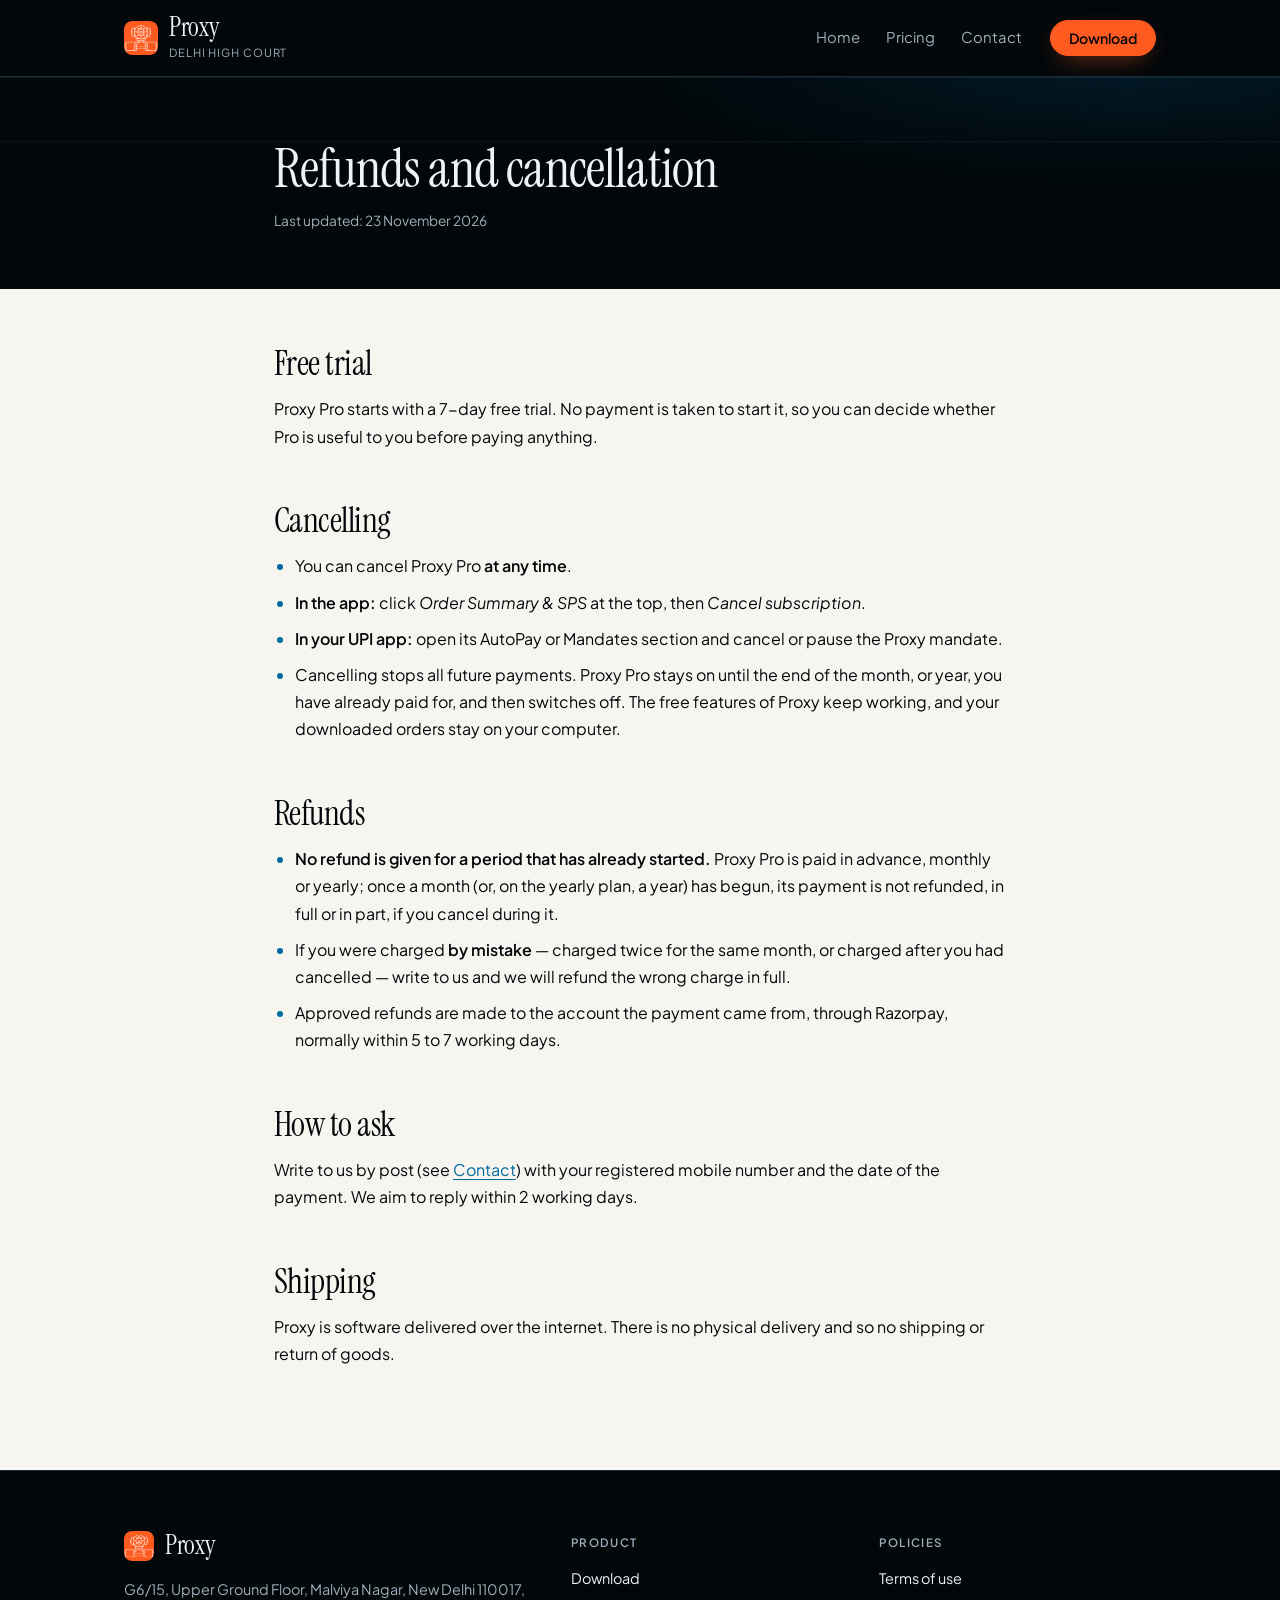
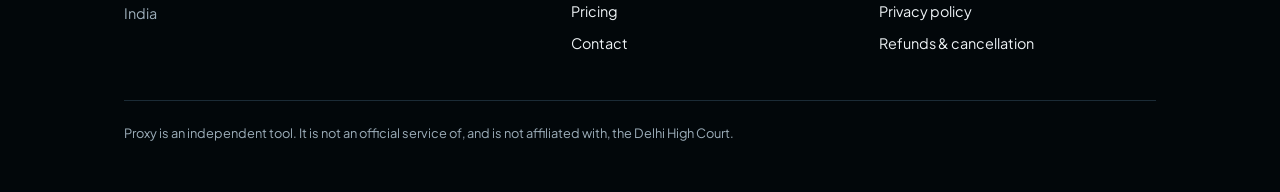
<file: refund.html>
<!doctype html>
<html lang="en">
<head>
<meta charset="utf-8">
<meta name="viewport" content="width=device-width, initial-scale=1">
<title>Refunds and cancellation — Proxy</title>
<meta name="description" content="How to cancel Proxy Pro, and when refunds are given.">
<link rel="icon" href="icon.png">
<link rel="preconnect" href="https://fonts.googleapis.com">
<link rel="preconnect" href="https://fonts.gstatic.com" crossorigin>
<link href="https://fonts.googleapis.com/css2?family=Instrument+Serif:ital@0;1&family=Plus+Jakarta+Sans:wght@400;500;600;700&display=swap" rel="stylesheet">
<link rel="stylesheet" href="style.css">
</head>
<body>
<header class="site-top"><div class="wrap">
  <a class="brand" href="index.html"><img src="mark.png" alt="" width="34" height="34"><span><b>Proxy</b><small>Delhi High Court</small></span></a>
  <nav aria-label="Main"><a href="index.html">Home</a><a href="pricing.html">Pricing</a><a href="contact.html">Contact</a></nav>
  <a class="button sm" href="download.html">Download</a>
</div></header>
<section class="pagehead"><div class="wrap narrow">
<h1>Refunds and cancellation</h1>
<p class="fine">Last updated: 23 November 2026</p>
</div></section>
<main>
<div class="wrap narrow doc">
<h2>Free trial</h2>
<p>Proxy Pro starts with a 7-day free trial. No payment is taken to start it, so you can decide whether Pro is useful to you before paying anything.</p>

<h2>Cancelling</h2>
<ul class="plain">
  <li>You can cancel Proxy Pro <b>at any time</b>.</li>
  <li><b>In the app:</b> click <i>Order Summary &amp; SPS</i> at the top, then <i>Cancel subscription</i>.</li>
  <li><b>In your UPI app:</b> open its AutoPay or Mandates section and cancel or pause the Proxy mandate.</li>
  <li>Cancelling stops all future payments. Proxy Pro stays on until the end of the month, or year, you have already paid for, and then switches off. The free features of Proxy keep working, and your downloaded orders stay on your computer.</li>
</ul>

<h2>Refunds</h2>
<ul class="plain">
  <li><b>No refund is given for a period that has already started.</b> Proxy Pro is paid in advance, monthly or yearly; once a month (or, on the yearly plan, a year) has begun, its payment is not refunded, in full or in part, if you cancel during it.</li>
  <li>If you were charged <b>by mistake</b> — charged twice for the same month, or charged after you had cancelled — write to us and we will refund the wrong charge in full.</li>
  <li>Approved refunds are made to the account the payment came from, through Razorpay, normally within 5 to 7 working days.</li>
</ul>

<h2>How to ask</h2>
<p>Write to us by post (see <a href="contact.html">Contact</a>) with your registered mobile number and the date of the payment. We aim to reply within 2 working days.</p>

<h2>Shipping</h2>
<p>Proxy is software delivered over the internet. There is no physical delivery and so no shipping or return of goods.</p>
</div>
</main>
<footer class="site-foot"><div class="wrap">
  <div class="cols">
    <div>
      <a class="brand" href="index.html"><img src="mark.png" alt="" width="30" height="30"><span><b>Proxy</b></span></a>
      <p>G6/15, Upper Ground Floor, Malviya Nagar, New Delhi 110017, India</p>
      
    </div>
    <div><h2>Product</h2><a href="download.html">Download</a><a href="pricing.html">Pricing</a><a href="contact.html">Contact</a></div>
    <div><h2>Policies</h2><a href="terms.html">Terms of use</a><a href="privacy.html">Privacy policy</a><a href="refund.html">Refunds &amp; cancellation</a></div>
  </div>
  <p class="legal">Proxy is an independent tool. It is not an official service of, and is not affiliated with, the Delhi High Court.</p>
</div></footer>
</body>
</html>
</file>
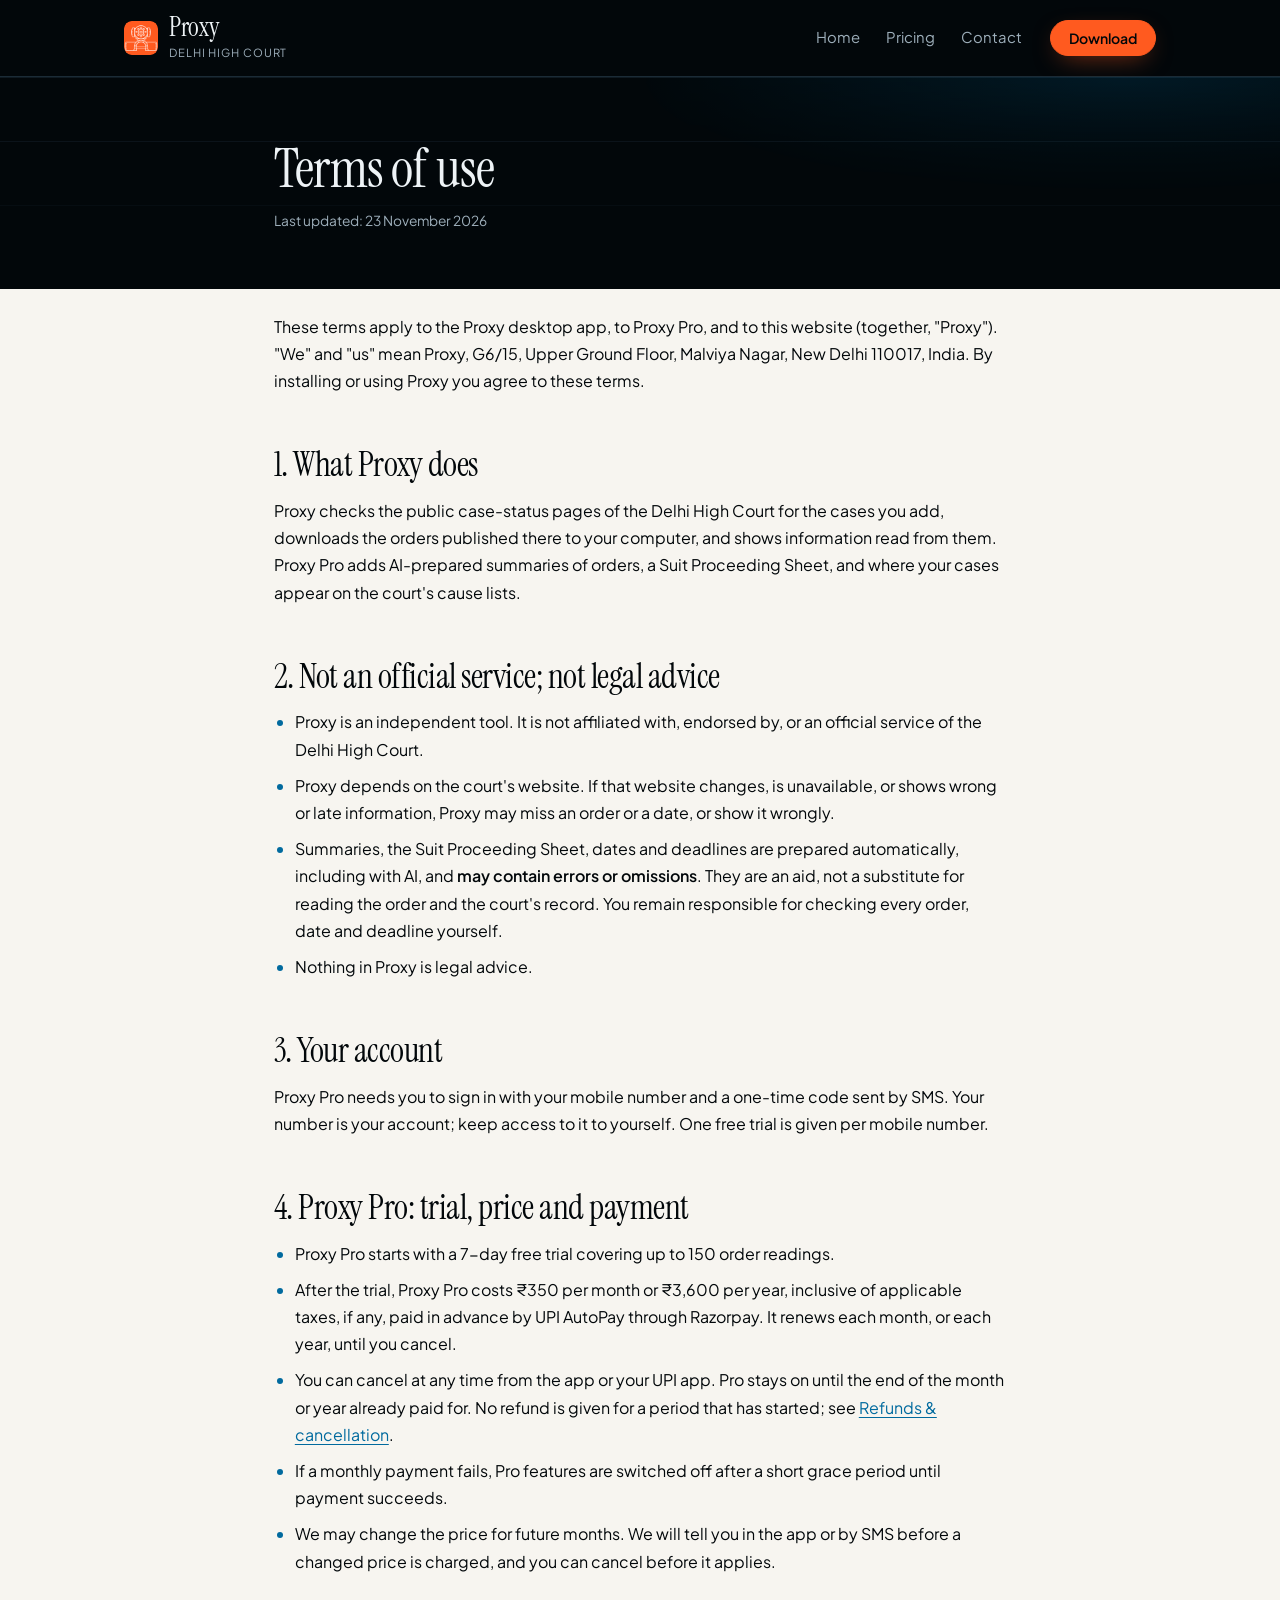
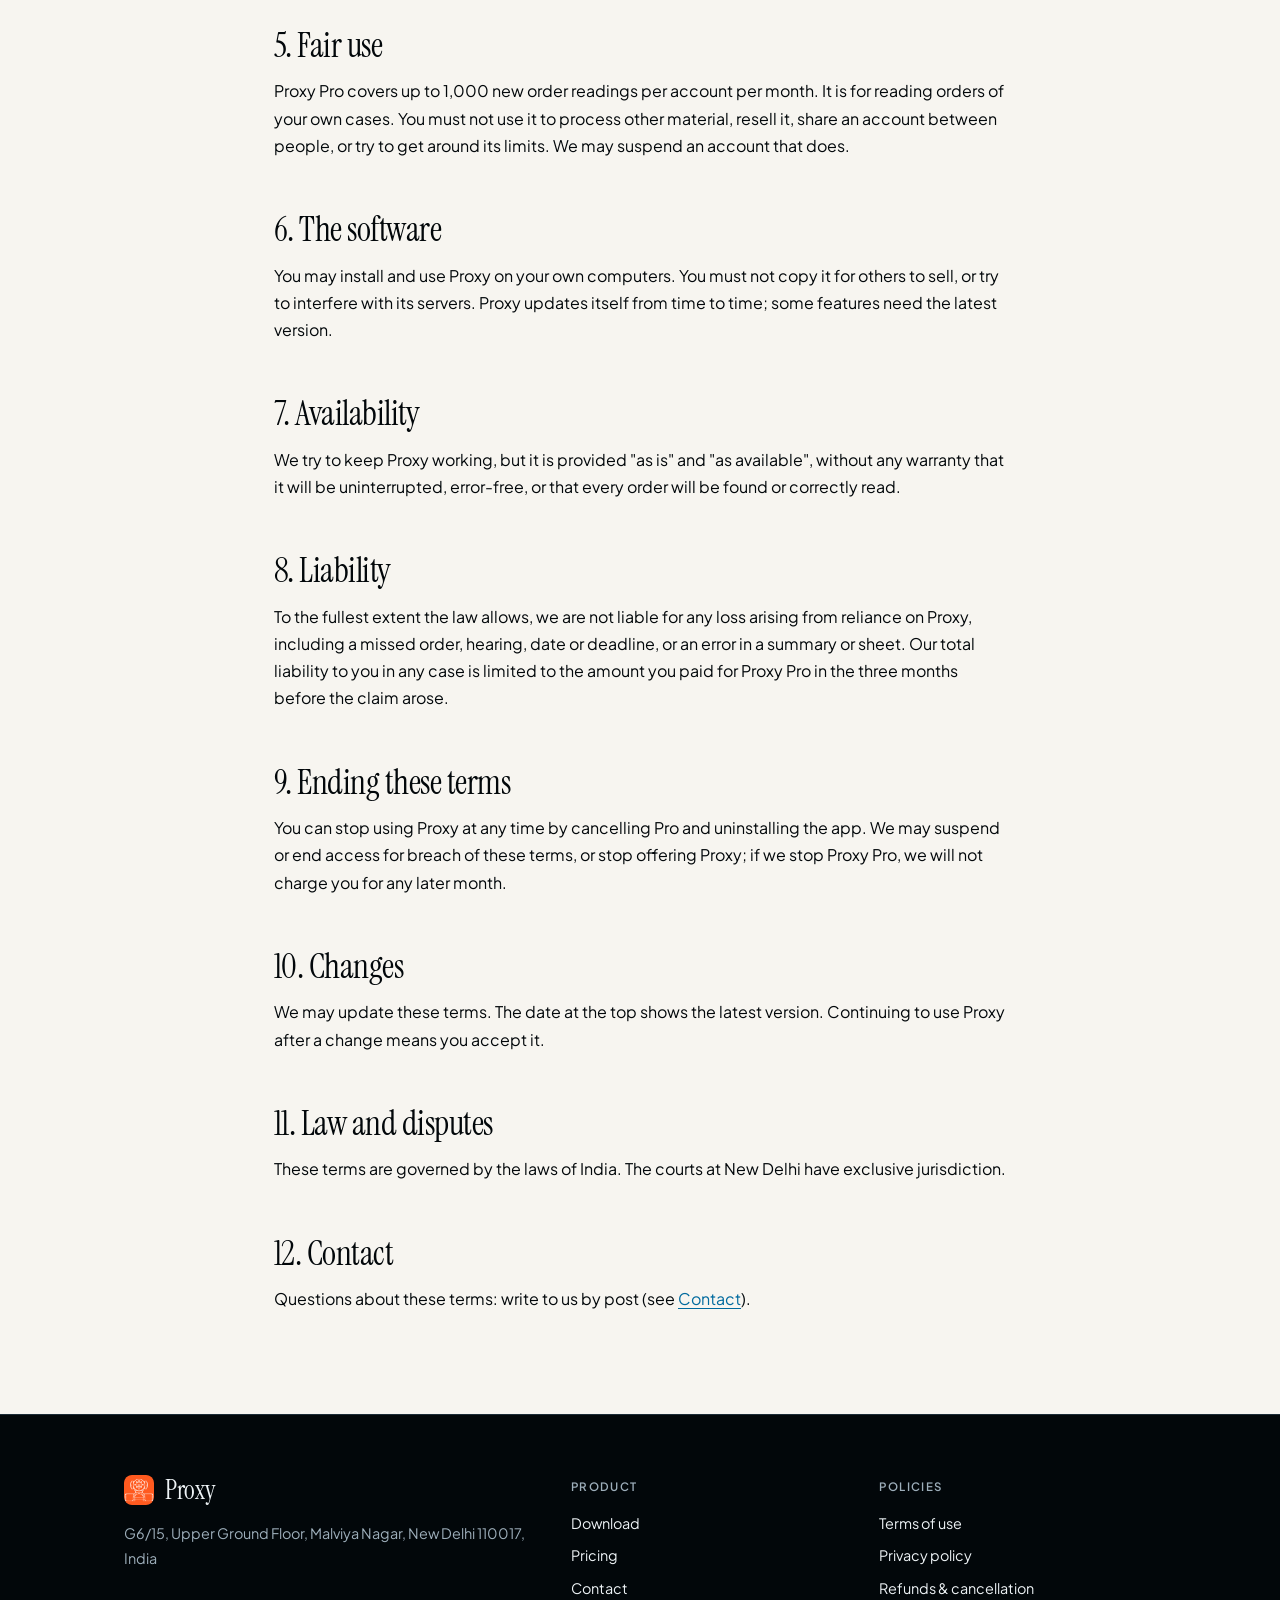
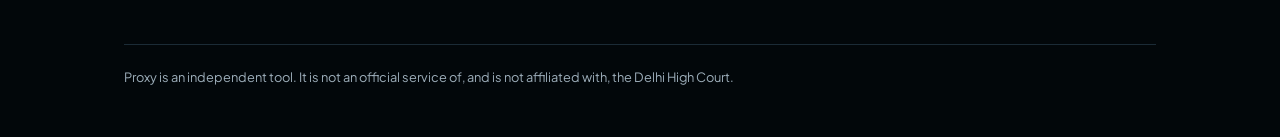
<file: terms.html>
<!doctype html>
<html lang="en">
<head>
<meta charset="utf-8">
<meta name="viewport" content="width=device-width, initial-scale=1">
<title>Terms of use — Proxy</title>
<meta name="description" content="The terms on which Proxy and Proxy Pro are provided.">
<link rel="icon" href="icon.png">
<link rel="preconnect" href="https://fonts.googleapis.com">
<link rel="preconnect" href="https://fonts.gstatic.com" crossorigin>
<link href="https://fonts.googleapis.com/css2?family=Instrument+Serif:ital@0;1&family=Plus+Jakarta+Sans:wght@400;500;600;700&display=swap" rel="stylesheet">
<link rel="stylesheet" href="style.css">
</head>
<body>
<header class="site-top"><div class="wrap">
  <a class="brand" href="index.html"><img src="mark.png" alt="" width="34" height="34"><span><b>Proxy</b><small>Delhi High Court</small></span></a>
  <nav aria-label="Main"><a href="index.html">Home</a><a href="pricing.html">Pricing</a><a href="contact.html">Contact</a></nav>
  <a class="button sm" href="download.html">Download</a>
</div></header>
<section class="pagehead"><div class="wrap narrow">
<h1>Terms of use</h1>
<p class="fine">Last updated: 23 November 2026</p>
</div></section>
<main>
<div class="wrap narrow doc">
<p>These terms apply to the Proxy desktop app, to Proxy Pro, and to this website (together, "Proxy"). "We" and "us" mean Proxy, G6/15, Upper Ground Floor, Malviya Nagar, New Delhi 110017, India. By installing or using Proxy you agree to these terms.</p>

<h2>1. What Proxy does</h2>
<p>Proxy checks the public case-status pages of the Delhi High Court for the cases you add, downloads the orders published there to your computer, and shows information read from them. Proxy Pro adds AI-prepared summaries of orders, a Suit Proceeding Sheet, and where your cases appear on the court's cause lists.</p>

<h2>2. Not an official service; not legal advice</h2>
<ul class="plain">
  <li>Proxy is an independent tool. It is not affiliated with, endorsed by, or an official service of the Delhi High Court.</li>
  <li>Proxy depends on the court's website. If that website changes, is unavailable, or shows wrong or late information, Proxy may miss an order or a date, or show it wrongly.</li>
  <li>Summaries, the Suit Proceeding Sheet, dates and deadlines are prepared automatically, including with AI, and <b>may contain errors or omissions</b>. They are an aid, not a substitute for reading the order and the court's record. You remain responsible for checking every order, date and deadline yourself.</li>
  <li>Nothing in Proxy is legal advice.</li>
</ul>

<h2>3. Your account</h2>
<p>Proxy Pro needs you to sign in with your mobile number and a one-time code sent by SMS. Your number is your account; keep access to it to yourself. One free trial is given per mobile number.</p>

<h2>4. Proxy Pro: trial, price and payment</h2>
<ul class="plain">
  <li>Proxy Pro starts with a 7-day free trial covering up to 150 order readings.</li>
  <li>After the trial, Proxy Pro costs ₹350 per month or ₹3,600 per year, inclusive of applicable taxes, if any, paid in advance by UPI AutoPay through Razorpay. It renews each month, or each year, until you cancel.</li>
  <li>You can cancel at any time from the app or your UPI app. Pro stays on until the end of the month or year already paid for. No refund is given for a period that has started; see <a href="refund.html">Refunds &amp; cancellation</a>.</li>
  <li>If a monthly payment fails, Pro features are switched off after a short grace period until payment succeeds.</li>
  <li>We may change the price for future months. We will tell you in the app or by SMS before a changed price is charged, and you can cancel before it applies.</li>
</ul>

<h2>5. Fair use</h2>
<p>Proxy Pro covers up to 1,000 new order readings per account per month. It is for reading orders of your own cases. You must not use it to process other material, resell it, share an account between people, or try to get around its limits. We may suspend an account that does.</p>

<h2>6. The software</h2>
<p>You may install and use Proxy on your own computers. You must not copy it for others to sell, or try to interfere with its servers. Proxy updates itself from time to time; some features need the latest version.</p>

<h2>7. Availability</h2>
<p>We try to keep Proxy working, but it is provided "as is" and "as available", without any warranty that it will be uninterrupted, error-free, or that every order will be found or correctly read.</p>

<h2>8. Liability</h2>
<p>To the fullest extent the law allows, we are not liable for any loss arising from reliance on Proxy, including a missed order, hearing, date or deadline, or an error in a summary or sheet. Our total liability to you in any case is limited to the amount you paid for Proxy Pro in the three months before the claim arose.</p>

<h2>9. Ending these terms</h2>
<p>You can stop using Proxy at any time by cancelling Pro and uninstalling the app. We may suspend or end access for breach of these terms, or stop offering Proxy; if we stop Proxy Pro, we will not charge you for any later month.</p>

<h2>10. Changes</h2>
<p>We may update these terms. The date at the top shows the latest version. Continuing to use Proxy after a change means you accept it.</p>

<h2>11. Law and disputes</h2>
<p>These terms are governed by the laws of India. The courts at New Delhi have exclusive jurisdiction.</p>

<h2>12. Contact</h2>
<p>Questions about these terms: write to us by post (see <a href="contact.html">Contact</a>).</p>
</div>
</main>
<footer class="site-foot"><div class="wrap">
  <div class="cols">
    <div>
      <a class="brand" href="index.html"><img src="mark.png" alt="" width="30" height="30"><span><b>Proxy</b></span></a>
      <p>G6/15, Upper Ground Floor, Malviya Nagar, New Delhi 110017, India</p>
      
    </div>
    <div><h2>Product</h2><a href="download.html">Download</a><a href="pricing.html">Pricing</a><a href="contact.html">Contact</a></div>
    <div><h2>Policies</h2><a href="terms.html">Terms of use</a><a href="privacy.html">Privacy policy</a><a href="refund.html">Refunds &amp; cancellation</a></div>
  </div>
  <p class="legal">Proxy is an independent tool. It is not an official service of, and is not affiliated with, the Delhi High Court.</p>
</div></footer>
</body>
</html>
</file>
<file: style.css>
/* Proxy website. Option C, "Midnight frame": the header, top band and footer are always midnight;
   the reading area is ivory paper, or midnight when the computer is in dark mode.
   60-30-10: midnight / ivory make the base, electric blue is the secondary, orange the accent. */

:root {
  --serif: 'Instrument Serif', Georgia, serif;
  --sans: 'Plus Jakarta Sans', -apple-system, 'Segoe UI', sans-serif;
  --midnight: #02070A; --blue: #0297DE; --orange: #FF5A1F;
  /* reading area, light */
  --bg: #F7F5F0; --bg2: #EFECE5; --surface: #FFFFFF; --surface2: #FBFAF7; --line: #E3DFD6;
  --ink: #02070A; --muted: #4F5A63; --blue-ink: #016A9E; --accent-ink: #C2410C;
  --glow: rgba(2, 151, 222, .12); --shadow: 0 24px 60px -32px rgba(2, 7, 10, .28);
  color-scheme: light;
}
/* the reading area in dark mode, and the midnight frame at all times */
.site-top, .pagehead, .site-foot {
  --bg: #02070A; --bg2: #071118; --surface: #0B151C; --surface2: #101E28; --line: #1B2B36;
  --ink: #EEF3F6; --muted: #9DAEBA; --blue-ink: #3DB8F5; --accent-ink: #FF7A47;
  --glow: rgba(2, 151, 222, .24); --shadow: 0 30px 80px -30px rgba(0, 0, 0, .7);
  color-scheme: dark;
}
@media (prefers-color-scheme: dark) {
  :root {
    --bg: #02070A; --bg2: #071118; --surface: #0B151C; --surface2: #101E28; --line: #1B2B36;
    --ink: #EEF3F6; --muted: #9DAEBA; --blue-ink: #3DB8F5; --accent-ink: #FF7A47;
    --glow: rgba(2, 151, 222, .24); --shadow: 0 30px 80px -30px rgba(0, 0, 0, .7);
    color-scheme: dark;
  }
}

* { box-sizing: border-box; }
html { -webkit-text-size-adjust: 100%; }
body { margin: 0; background: var(--bg); color: var(--ink); font: 400 1rem/1.7 var(--sans); -webkit-font-smoothing: antialiased; overflow-wrap: break-word; }
a { color: var(--blue-ink); text-underline-offset: 3px; }
a:focus-visible, .button:focus-visible { outline: 2px solid var(--blue); outline-offset: 3px; border-radius: 6px; }
.wrap { max-width: 1080px; margin: 0 auto; padding: 0 24px; }
.wrap.narrow { max-width: 780px; }

/* ---------- header ---------- */
.site-top { background: var(--bg); color: var(--ink); border-bottom: 1px solid var(--line); }
.site-top .wrap { display: flex; flex-wrap: wrap; align-items: center; gap: 12px 28px; padding-top: 14px; padding-bottom: 14px; }
.brand { display: flex; align-items: center; gap: 11px; color: var(--ink); text-decoration: none; margin-right: auto; }
.brand img { display: block; border-radius: 8px; }
.brand b { display: block; font: 400 1.65rem/1 var(--serif); letter-spacing: -0.01em; }
.brand small { display: block; color: var(--muted); font-size: 0.7rem; letter-spacing: 0.08em; text-transform: uppercase; margin-top: 3px; }
nav { display: flex; gap: 4px 26px; font-size: 0.93rem; }
nav a { color: var(--muted); text-decoration: none; padding: 4px 0; border-bottom: 2px solid transparent; }
nav a:hover, nav a[aria-current] { color: var(--ink); }
nav a[aria-current] { border-bottom-color: var(--blue); }
@media (max-width: 640px) {
  nav { order: 3; width: 100%; gap: 4px 22px; border-top: 1px solid var(--line); padding-top: 10px; }
}

/* ---------- buttons and small labels ---------- */
.button { display: inline-flex; align-items: center; justify-content: center; gap: 8px; background: var(--orange); color: var(--midnight); text-decoration: none; font: 600 0.97rem/1 var(--sans); padding: 14px 24px; border-radius: 999px; border: 1px solid var(--orange); box-shadow: 0 8px 26px -10px rgba(255, 90, 31, .65); white-space: nowrap; transition: filter .15s, transform .15s; }
.button:hover { filter: brightness(1.07); transform: translateY(-1px); }
.button.ghost { background: transparent; color: var(--ink); border-color: var(--line); box-shadow: none; }
.button.ghost:hover { border-color: var(--muted); }
.button.sm { padding: 10px 18px; font-size: 0.88rem; }
.button[aria-current] { box-shadow: 0 0 0 3px var(--glow), 0 8px 26px -10px rgba(255, 90, 31, .65); }
.tag { display: inline-block; font: 700 0.7rem/1 var(--sans); letter-spacing: 0.05em; color: var(--midnight); background: var(--orange); padding: 6px 10px; border-radius: 999px; vertical-align: middle; white-space: nowrap; }
.link { font-weight: 600; }

/* ---------- type ---------- */
h1, h2, h3 { font-family: var(--serif); font-weight: 400; letter-spacing: -0.015em; text-wrap: balance; }
h1 { font-size: clamp(2.5rem, 6.2vw, 4.2rem); line-height: 1.03; margin: 0 0 20px; }
h1 em { font-style: italic; color: var(--accent-ink); }
h2 { font-size: clamp(1.6rem, 3.2vw, 2.1rem); line-height: 1.15; margin: 52px 0 12px; }
p { margin: 0 0 14px; }
.eyebrow { display: inline-flex; align-items: center; gap: 10px; color: var(--blue-ink); font-weight: 600; font-size: 0.78rem; letter-spacing: 0.12em; text-transform: uppercase; margin: 0 0 22px; }
.eyebrow::before { content: ""; flex: none; width: 7px; height: 7px; border-radius: 50%; background: var(--blue); box-shadow: 0 0 0 4px var(--glow); }
.lede { font-size: 1.13rem; color: var(--muted); max-width: 58ch; }
.fine { font-size: 0.86rem; color: var(--muted); }
ul, ol { padding-left: 1.3rem; margin: 0 0 16px; }
li { margin-bottom: 9px; }
li::marker { color: var(--blue-ink); }
b { font-weight: 600; }

/* ---------- midnight top band (home hero and every page's title) ---------- */
.pagehead { position: relative; overflow: hidden; background: var(--bg); color: var(--ink); }
.pagehead::before { content: ""; position: absolute; inset: 0; pointer-events: none;
  background: radial-gradient(55% 80% at 88% 0%, var(--glow), transparent 70%),
              linear-gradient(var(--line) 1px, transparent 1px) 0 0 / 100% 64px;
  opacity: .55; -webkit-mask-image: linear-gradient(#000, transparent 90%); mask-image: linear-gradient(#000, transparent 90%); }
.pagehead .wrap { position: relative; padding-top: 64px; padding-bottom: 56px; }
.pagehead h1 { font-size: clamp(2.3rem, 5.4vw, 3.4rem); margin-bottom: 12px; }
.pagehead h1:last-child, .pagehead .lede:last-child { margin-bottom: 0; }
.pagehead .fine { margin: 0; }
.pagehead .grid { margin-top: 36px; }

.hero .wrap { display: grid; grid-template-columns: minmax(0, .9fr) minmax(0, 1.1fr); gap: 56px; align-items: center; padding-top: 96px; padding-bottom: 104px; }
.hero h1 { font-size: clamp(2.6rem, 6.2vw, 4.3rem); margin-bottom: 0; }
.hero .lede { margin: 24px 0 0; }
.hero .fine { margin-top: 20px; max-width: 58ch; }
.actions { display: flex; flex-wrap: wrap; align-items: center; gap: 12px; margin: 34px 0 0; }
@media (max-width: 900px) { .hero .wrap { grid-template-columns: 1fr; gap: 44px; padding-top: 56px; padding-bottom: 64px; } }

/* real screenshot of the app in the hero */
.appshot { margin: 0; min-width: 0; }
.appshot img { display: block; width: 100%; height: auto; border-radius: 12px; border: 1px solid var(--line); box-shadow: var(--shadow), 0 0 0 6px rgba(2, 151, 222, .08); }
.appshot figcaption { margin-top: 12px; font-size: 0.8rem; color: var(--muted); text-align: center; }

/* ---------- reading area ---------- */
main { display: block; }
.sec { padding: 88px 0; }
.sec.alt { background: var(--bg2); }
.sec > .wrap > h2:first-child { margin-top: 0; }
.doc { padding-top: 24px; padding-bottom: 88px; }
.doc > h2:first-child { margin-top: 32px; }
@media (max-width: 720px) { .sec { padding: 60px 0; } .doc { padding-bottom: 64px; } }

/* cards: Free vs Pro, pricing plans, download */
.grid { display: grid; grid-template-columns: repeat(auto-fit, minmax(min(100%, 300px), 1fr)); gap: 20px; margin-top: 8px; }
.grid > div, .card { background: var(--surface); border: 1px solid var(--line); border-radius: 18px; padding: 32px; box-shadow: var(--shadow); }
.grid h2 { margin: 0 0 14px; font-size: 1.9rem; }
.grid > div > :last-child, .card > :last-child { margin-bottom: 0; }
.grid ul { list-style: none; padding: 0; }
.grid li { position: relative; padding: 11px 0 11px 30px; margin: 0; border-top: 1px solid var(--line); }
.grid li::before { content: ""; position: absolute; left: 3px; top: 19px; width: 12px; height: 7px; border-left: 2px solid var(--blue); border-bottom: 2px solid var(--blue); transform: rotate(-45deg); }
.grid > .pro, .plan.featured { position: relative; border: 1.5px solid transparent;
  background: linear-gradient(var(--surface), var(--surface)) padding-box, linear-gradient(140deg, var(--orange), var(--blue) 75%) border-box; }
.grid > .pro li::before, .plan.featured li::before { border-color: var(--orange); }
.grid > .pro h2 .tag { margin-left: 4px; }
.card { margin-top: 28px; }
.price { font: 400 3.2rem/1 var(--serif); margin: 0 0 14px; letter-spacing: -0.02em; }
.price small { font: 500 0.95rem var(--sans); color: var(--muted); letter-spacing: 0; }
.price-alt { margin: 0 0 20px; color: var(--ink); }
.price-alt s { color: var(--muted); }
.plan .button { margin-top: 8px; }
.pagehead .grid > div { box-shadow: none; }
.pagehead .grid .button { margin-top: 6px; }

/* How it works */
.steps-list { list-style: none; padding: 0; margin: 32px 0 28px; display: grid; grid-template-columns: repeat(3, 1fr); gap: 28px; counter-reset: step; }
.steps-list li { counter-increment: step; border-top: 2px solid var(--line); padding-top: 18px; margin: 0; color: var(--muted); }
.steps-list li::before { content: "0" counter(step); display: block; font: 400 2.4rem/1 var(--serif); color: var(--blue-ink); margin-bottom: 12px; }
.steps-list b { color: var(--ink); }
@media (max-width: 760px) { .steps-list { grid-template-columns: 1fr; gap: 20px; } }

/* tables (privacy) */
table { width: 100%; border-collapse: collapse; margin: 10px 0 20px; font-size: 0.93rem; display: block; overflow-x: auto; border: 1px solid var(--line); border-radius: 12px; }
th, td { text-align: left; vertical-align: top; padding: 12px 14px; border-bottom: 1px solid var(--line); min-width: 9rem; }
tr:last-child td { border-bottom: 0; }
td + td, th + th { border-left: 1px solid var(--line); }
th { background: var(--surface2); font-weight: 600; }
td { background: var(--surface); }

/* install pictures */
.shots > li { margin-bottom: 32px; }
.shots figure { margin: 14px 0 0; }
.shots img { display: block; width: 100%; height: auto; border-radius: 14px; border: 1px solid var(--line); box-shadow: var(--shadow); }

/* ---------- footer ---------- */
.site-foot { background: var(--bg); color: var(--ink); border-top: 1px solid var(--line); padding: 60px 0 40px; font-size: 0.9rem; }
.site-foot .cols { display: grid; grid-template-columns: 1.5fr 1fr 1fr; gap: 32px; }
@media (max-width: 720px) { .site-foot .cols { grid-template-columns: 1fr 1fr; } .site-foot .cols > :first-child { grid-column: 1 / -1; } }
.site-foot .brand { margin-bottom: 16px; }
.site-foot h2 { font: 600 0.72rem/1 var(--sans); letter-spacing: 0.12em; text-transform: uppercase; color: var(--muted); margin: 6px 0 14px; }
.site-foot p { color: var(--muted); margin: 0 0 8px; }
.site-foot .cols a:not(.brand) { display: block; width: fit-content; color: var(--ink); text-decoration: none; padding: 4px 0; }
.site-foot .cols a:not(.brand):hover { color: var(--accent-ink); }
.site-foot .legal { border-top: 1px solid var(--line); margin-top: 40px; padding-top: 22px; font-size: 0.8rem; }
</file>
